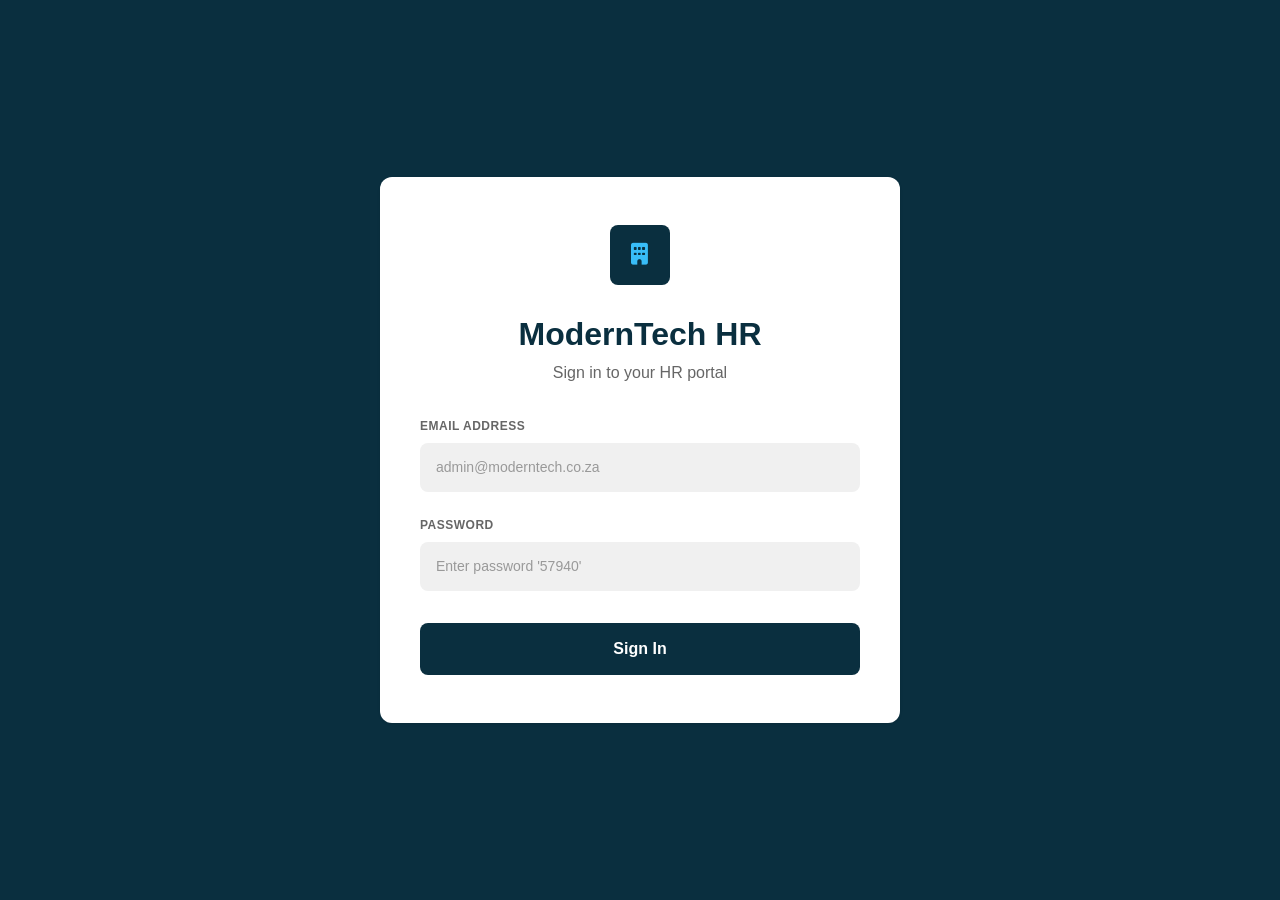
<file: index.html>
<!doctype html>
<html lang="en">
  <head>
    <meta charset="UTF-8" />
    <meta name="viewport" content="width=device-width, initial-scale=1.0" />
    <title>ModernTech HR - Sign In</title>
    <link
      href="https://cdn.jsdelivr.net/npm/bootstrap@5.3.0/dist/css/bootstrap.min.css"
      rel="stylesheet"
    />
    <link
      rel="stylesheet"
      href="https://cdnjs.cloudflare.com/ajax/libs/font-awesome/6.4.0/css/all.min.css"
    />
    <style>
      * {
        margin: 0;
        padding: 0;
        box-sizing: border-box;
      }

      body {
        font-family: "Inter", sans-serif;
        background: #0a2f3f;
        display: flex;
        justify-content: center;
        align-items: center;
        min-height: 100vh;
        padding: 16px;
      }

      .login-container {
        width: 100%;
        max-width: 520px;
        display: flex;
        justify-content: center;
        align-items: center;
      }

      .login-card {
        background: white;
        border-radius: 12px;
        padding: 48px 40px;
        box-shadow: 0 1px 3px rgba(0, 0, 0, 0.1);
        width: 100%;
        text-align: center;
      }

      .logo {
        width: 60px;
        height: 60px;
        background: #0a2f3f;
        color: white;
        display: flex;
        justify-content: center;
        align-items: center;
        border-radius: 8px;
        font-size: 24px;
        font-weight: 700;
        margin: 0 auto 24px;
        letter-spacing: 2px;
      }

      .logo {
        display: flex;
        gap: 10px;
        align-items: center;
        margin-bottom: 30px;
      }

      .logo-icon {
        font-size: 22px;
        color: #38bdf8;
      }

      .logo h2 {
        margin: 0;
        font-size: 18px;
        font-weight: 700;
        color: #e6f2f8;
      }

      .logo span {
        font-size: 12px;
        color: #b8d6e6;
        display: block;
      }

      .title {
        font-size: 32px;
        font-weight: 700;
        color: #0a2f3f;
        margin-bottom: 8px;
      }

      .subtitle {
        font-size: 16px;
        color: #666666;
        margin-bottom: 32px;
      }

      .form-group {
        margin-bottom: 24px;
        text-align: left;
      }

      .form-group label {
        display: block;
        font-size: 12px;
        font-weight: 600;
        text-transform: uppercase;
        color: #666666;
        margin-bottom: 8px;
        letter-spacing: 0.5px;
      }

      .form-group input {
        width: 100%;
        padding: 14px 16px;
        border: none;
        background: #f0f0f0;
        border-radius: 8px;
        font-size: 14px;
        color: #000000;
        transition: background 0.2s;
      }

      .form-group input::placeholder {
        color: #999999;
      }

      .form-group input:focus {
        outline: none;
        background: #e8e8e8;
      }

      .btn-signin {
        width: 100%;
        padding: 14px 16px;
        background: #0a2f3f;
        color: white;
        border: none;
        border-radius: 8px;
        font-size: 16px;
        font-weight: 600;
        cursor: pointer;
        transition: all 0.2s;
        margin-top: 8px;
      }

      .btn-signin:hover {
        background: #222222;
      }

      .btn-signin:active {
        background: #000000;
        transform: scale(0.98);
      }

      /* Responsive */
      @media (max-width: 600px) {
        .login-card {
          padding: 32px 24px;
        }

        .title {
          font-size: 24px;
        }

        .subtitle {
          font-size: 14px;
        }
      }
    </style>
  </head>

  <body>
    <div class="login-container">
      <div class="login-card">
        <div class="logo">
          <div class="logo-icon">
            <i class="fa-solid fa-building"></i>
          </div>
        </div>

        <h1 class="title">ModernTech HR</h1>
        <p class="subtitle">Sign in to your HR portal</p>

        <form id="loginForm">
          <div class="form-group">
            <label for="email">EMAIL ADDRESS</label>
            <input
              type="email"
              id="email"
              name="email"
              placeholder="admin@moderntech.co.za"
              required
            />
          </div>

          <div class="form-group">
            <label for="password">PASSWORD</label>
            <input
              type="password"
              id="password"
              name="password"
              placeholder="Enter password '57940'"
              required
            />
          </div>
          <button type="submit" class="btn-signin">Sign In</button>
        </form>
      </div>
    </div>

    <script>
      document.getElementById("loginForm").addEventListener("submit", (e) => {
        e.preventDefault();

        const email = document.getElementById("email").value;
        const password = document.getElementById("password").value;

        if (!email || !password) {
          alert("Please fill in all fields");
          return;
        }

        if (email === "admin@moderntech.co.za" && password === "57940") {
          localStorage.setItem("isLoggedIn", "true");
          localStorage.setItem("userEmail", email);
          window.location.href = "./employees.html";
        } else {
          alert("Invalid email or password");
          document.getElementById("password").value = "";
        }
      });
    </script>
  </body>
</html>
</file>
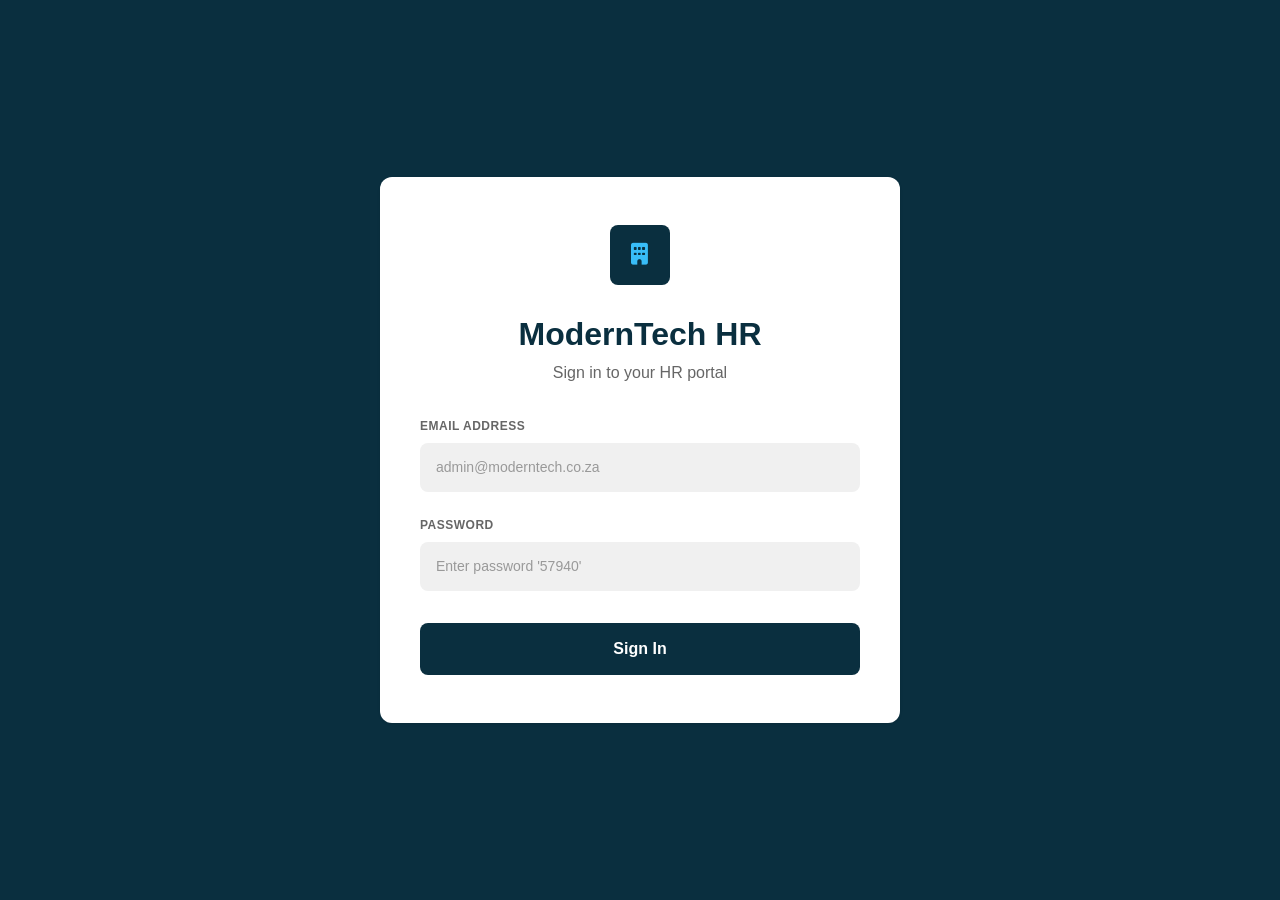
<file: employees.html>
<!doctype html>
<html lang="en">
  <head>
    <meta charset="UTF-8" />
    <meta name="viewport" content="width=device-width, initial-scale=1.0" />

    <title>ModernTech HR Management</title>

    <link
      href="https://cdn.jsdelivr.net/npm/bootstrap@5.3.0/dist/css/bootstrap.min.css"
      rel="stylesheet"
    />

    <link
      rel="stylesheet"
      href="https://cdnjs.cloudflare.com/ajax/libs/font-awesome/6.4.0/css/all.min.css"
    />

    <link rel="stylesheet" href="style.css" />
  </head>

  <body>
    <aside class="sidebar">
      <div class="mobile-header">
        <div class="logo">
          <div class="logo-icon">
            <i class="fa-solid fa-building"></i>
          </div>

          <div>
            <h2>ModernTech</h2>
            <span>HR Management</span>
          </div>
        </div>

        <nav>
          <a href="#" class="active">
            <i class="fa-solid fa-users"></i>
            <span>Employees Data</span>
          </a>

          <a href="./payroll.html">
            <i class="fa-solid fa-money-check-dollar"></i>
            <span>Payroll</span>
          </a>

          <a href="./leave.html">
            <i class="fa-solid fa-calendar-days"></i>
            <span>Time Off/Attendance</span>
          </a>

          <a href="./performance.html">
            <i class="fa-solid fa-chart-line"></i>
            <span>Performance</span>
          </a>
        </nav>
      </div>

      <div class="sidebar-footer">
        <div class="avatar">AU</div>
        <div>
          <h4>Admin User</h4>
          <p>HR Administrator</p>
        </div>

        <button class="logout-btn" onclick="logout()">
          <i class="fa-solid fa-right-from-bracket"></i>
        </button>
      </div>
    </aside>

    <main class="main">
      <div class="top-navbar">
        <div class="breadcrumb">
          <span>ModernTech</span>

          <span>/</span>

          <span>Employee Data</span>
        </div>

        <div class="admin-section">
          <div id="currentDate" class="admin-date"></div>
        </div>
      </div>

      <section class="hero-banner">
        <div class="hero-content">
          <div class="hero-text">
            <span class="hero-subtitle">
              MODERNTECH SOLUTIONS • HR MANAGEMENT
            </span>

            <h1>
              Smart HR Management

              <br />

              for ModernTech Solutions
            </h1>

            <p>
              Centralize employee records, automate payroll, manage attendance
              and streamline HR operations.
            </p>
          </div>

          <div class="hero-buttons">
            <button class="btn-primary" onclick="openAddModal()">
              Add Employee
            </button>
          </div>
        </div>
      </section>

      <div class="modal" id="addEmployeeModal">
        <div class="modal-card">
          <div class="modal-head">
            <h3>Add New Employee</h3>

            <button class="close" onclick="closeAddModal()">&times;</button>
          </div>

          <div class="modal-body">
            <div class="form-grid">
              <div class="form-group">
                <label>Full Name</label>

                <input
                  type="text"
                  id="employeeName"
                  placeholder="Enter employee name"
                />
              </div>

              <div class="form-group">
                <label>Email</label>

                <input
                  type="email"
                  id="employeeEmail"
                  placeholder="Enter email"
                />
              </div>

              <div class="form-group">
                <label>Position</label>

                <input type="text" id="employeePosition" />
              </div>

              <div class="form-group">
                <label>Department</label>

                <input type="text" id="employeeDepartment" />
              </div>

              <div class="form-group">
                <label>Hire Date</label>

                <input type="date" id="employeeHireDate" />
              </div>

              <div class="form-group">
                <label>Status</label>

                <select id="employeeStatus">
                  <option value="Present">Present</option>

                  <option value="Absent">Absent</option>
                </select>
              </div>

              <div class="form-group full-width">
                <label>Employee Photo</label>

                <input type="file" id="employeePhoto" />
              </div>
            </div>

            <button class="btn-primary full" onclick="saveEmployee()">
              Add Employee
            </button>
          </div>
        </div>
      </div>

      <div class="status-cards">
        <div class="status-card">
          <div class="status-label">TOTAL EMPLOYEES</div>
          <div class="status-number" id="totalCount">10</div>
        </div>

        <div class="status-card">
          <div class="status-label">PRESENT</div>
          <div class="status-number" id="presentCount">9</div>
        </div>

        <div class="status-card">
          <div class="status-label">ABSENT</div>
          <div class="status-number" id="absentCount">1</div>
        </div>
      </div>

      <div class="table-wrap">
        <div class="table-head">
          <div class="search-section">
            <input type="text" id="search" placeholder="Search employee..." />
          </div>

          <div class="filter-buttons" id="filterButtonsContainer">
            <button class="filter-btn active" data-filter="all">All</button>
          </div>
        </div>

        <table id="emTable">
          <thead>
            <tr>
              <th>#</th>

              <th>EMPLOYEE</th>

              <th>DEPARTMENT</th>

              <th>POSITION</th>

              <th>STATUS</th>

              <th>ACTIONS</th>
            </tr>
          </thead>

          <tbody>
            <!-- Employees are inserted by JavaScript -->
          </tbody>
        </table>
      </div>
    </main>

    <div id="profileModal" class="modal">
      <div class="modal-card profile-card">
        <header class="modal-head">
          <div class="profile-header">
            <img id="mAvatar" src="" alt="Employee Photo" />

            <div>
              <h2 id="mName"></h2>

              <p id="mPosition"></p>
            </div>
          </div>

          <button id="closeBtn" class="close">&times;</button>
        </header>

        <div class="modal-body">
          <!-- STATUS TAGS -->

          <div id="mTags" class="tags"></div>

          <div class="stats">
            <div class="stat-card">
              <span id="mAtt" class="num"> </span>

              <span class="lbl"> Attendance </span>
            </div>

            <div class="stat-card">
              <span id="mPending" class="num"> 1 </span>

              <span class="lbl"> Pending Requests </span>
            </div>

            <div class="stat-card">
              <span id="mRating" class="num"> 4.8 </span>

              <span class="lbl"> Performance </span>
            </div>
          </div>

          <div id="mInfo" class="info-grid"></div>

          <button
            class="btn-primary full"
            onclick="window.location.href = 'leave.html'"
          >
            View Attendance & Requests
          </button>
        </div>
      </div>
    </div>

    <div id="editEmployeeModal" class="modal">
      <div class="modal-card">
        <div class="modal-head">
          <h3>Edit Employee</h3>

          <button class="close" onclick="closeEditModal()">&times;</button>
        </div>

        <div class="modal-body">
          <div class="form-grid">
            <div class="form-group">
              <label>Full Name</label>

              <input type="text" id="editName" />
            </div>

            <div class="form-group">
              <label>Email</label>

              <input type="email" id="editEmail" />
            </div>

            <div class="form-group">
              <label>Position</label>

              <input type="text" id="editPosition" />
            </div>

            <div class="form-group">
              <label>Department</label>

              <input type="text" id="editDepartment" />
            </div>

            <div class="form-group">
              <label>Hire Date</label>

              <input type="date" id="editHireDate" />
            </div>

            <div class="form-group">
              <label>Status</label>

              <select id="editStatus">
                <option value="Present">Present</option>

                <option value="Absent">Absent</option>
              </select>
            </div>

            <div class="form-group">
              <label>Salary</label>

              <input type="number" id="editSalary" placeholder="Salary" />
            </div>

            <div class="form-group full-width">
              <label>Employment History</label>

              <textarea
                id="editHistory"
                rows="4"
                placeholder="Employment history..."
              ></textarea>
            </div>
          </div>

          <button class="btn-primary full" onclick="updateEmployee()">
            Save Changes
          </button>
        </div>
      </div>
    </div>

    <script src="script.js"></script>
  </body>
</html>
</file>
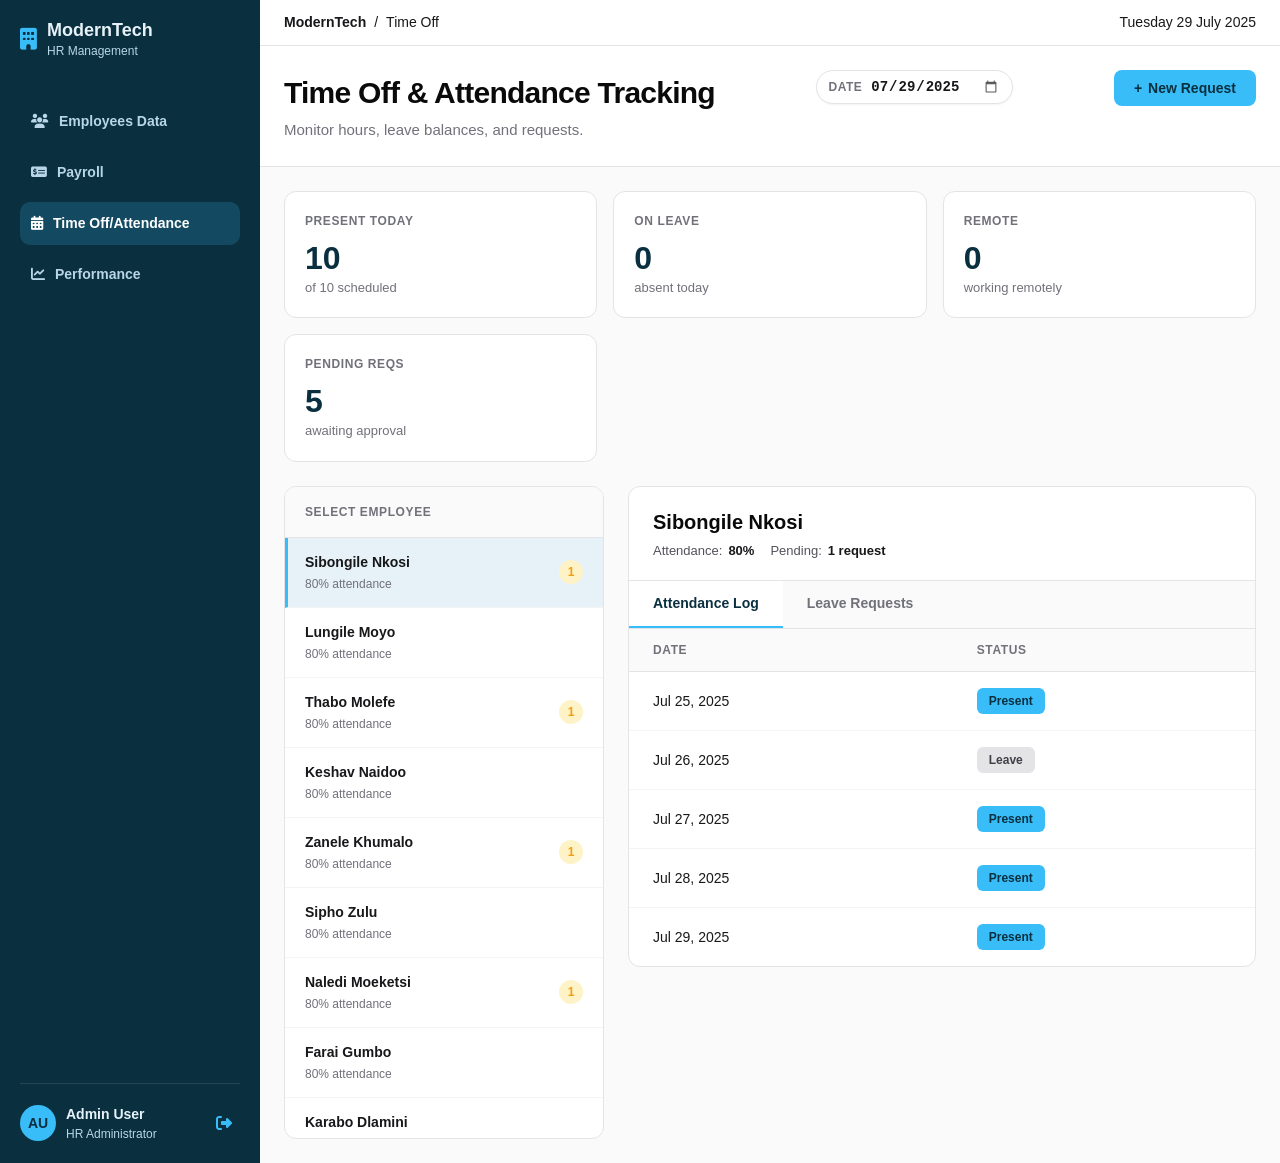
<file: leave.html>
<!doctype html>
<html lang="en">
  <head>
    <meta charset="UTF-8" />
    <meta name="viewport" content="width=device-width, initial-scale=1.0" />
    <title>ModernTech - Time Off & Attendance</title>
    <link
      rel="stylesheet"
      href="https://cdnjs.cloudflare.com/ajax/libs/font-awesome/6.5.1/css/all.min.css"
    />
    <style>
      :root {
        --black: #0a0a0a;
        --gray-50: #fafafa;
        --gray-100: #f4f4f5;
        --gray-200: #e4e4e7;
        --gray-300: #d4d4d8;
        --gray-400: #a1a1aa;
        --gray-500: #71717a;
        --gray-600: #52525b;
        --gray-700: #3f3f46;
        --gray-900: #18181b;
        --green: #10b981;
        --green-bg: #d1fae5;
        --red: #ef4444;
        --red-bg: #fee2e2;
        --amber: #f59e0b;
        --amber-bg: #fef3c7;
        --blue: #3b82f6;
        --blue-bg: #dbeafe;
        --shadow-sm: 0 1px 2px 0 rgba(0, 0, 0, 0.05);
        --shadow:
          0 1px 3px 0 rgba(0, 0, 0, 0.1), 0 1px 2px -1px rgba(0, 0, 0, 0.1);
        --shadow-md:
          0 4px 6px -1px rgba(0, 0, 0, 0.1), 0 2px 4px -2px rgba(0, 0, 0, 0.1);
        --radius: 12px;
        --radius-sm: 8px;
        --sidebar-bg: #0a2f3f;
        --sidebar-hover: #134a61;
        --sidebar-text: #e6f2f8;
        --sidebar-muted: #b8d6e6;
        --accent: #38bdf8;
      }

      * {
        margin: 0;
        padding: 0;
        box-sizing: border-box;
      }

      body {
        font-family:
          -apple-system, BlinkMacSystemFont, "Segoe UI", Roboto, "Inter",
          sans-serif;
        background: var(--gray-50);
        color: var(--gray-900);
        line-height: 1.5;
        -webkit-font-smoothing: antialiased;
      }

      .app-container {
        min-height: 100vh;
        display: flex;
      }

      /* Sidebar Navbar */
      .sidebar {
        width: 260px;
        background: var(--sidebar-bg);
        color: var(--sidebar-text);
        padding: 20px;
        display: flex;
        flex-direction: column;
        flex-shrink: 0;
      }

      .logo {
        display: flex;
        gap: 10px;
        align-items: center;
        margin-bottom: 30px;
      }

      .logo-icon {
        font-size: 22px;
        color: var(--accent);
      }

      .logo h2 {
        font-size: 1.125rem;
        font-weight: 700;
        line-height: 1.2;
      }

      .logo span {
        font-size: 0.75rem;
        color: var(--sidebar-muted);
        display: block;
      }

      .sidebar nav {
        display: flex;
        flex-direction: column;
        gap: 8px;
        margin-top: 10px;
      }

      .sidebar nav a {
        display: flex;
        align-items: center;
        gap: 10px;
        padding: 11px;
        color: var(--sidebar-muted);
        text-decoration: none;
        border-radius: 10px;
        transition: 0.2s;
        font-weight: 600;
        font-size: 0.875rem;
      }

      .sidebar nav a:hover,
      .sidebar nav a.active {
        background: var(--sidebar-hover);
        color: #ffffff;
      }

      .sidebar-footer {
        display: flex;
        align-items: center;
        gap: 10px;
        margin-top: auto;
        font-size: 14px;
        padding-top: 20px;
        border-top: 1px solid rgba(255, 255, 255, 0.1);
      }

      .avatar {
        width: 36px;
        height: 36px;
        border-radius: 50%;
        background: var(--accent);
        display: flex;
        align-items: center;
        justify-content: center;
        font-weight: 700;
        font-size: 0.875rem;
        color: var(--sidebar-bg);
      }

      .sidebar-footer h4 {
        font-size: 0.875rem;
        font-weight: 600;
      }

      .sidebar-footer p {
        font-size: 0.75rem;
        color: var(--sidebar-muted);
      }

      /* Main Content Area */
      .main-content {
        flex: 1;
        display: flex;
        flex-direction: column;
        min-width: 0;
      }

      /* Top Bar */
      .top-bar {
        background: white;
        border-bottom: 1px solid var(--gray-200);
        padding: 12px 24px;
        display: flex;
        justify-content: space-between;
        align-items: center;
      }

      .breadcrumb {
        display: flex;
        align-items: center;
        gap: 8px;
        font-size: 0.875rem;
        color: var(--gray-500);
      }

      .breadcrumb-separator {
        color: var(--gray-400);
      }

      .date-display {
        font-size: 0.875rem;
        color: var(--gray-600);
        font-weight: 500;
      }

      .date-selector {
        display: flex;
        align-items: center;
        gap: 8px;
        background: white;
        border: 1px solid var(--gray-200);
        border-radius: 999px;
        padding: 7px 12px;
        box-shadow: var(--shadow-sm);
      }

      .date-selector label {
        font-size: 0.75rem;
        font-weight: 700;
        text-transform: uppercase;
        letter-spacing: 0.04em;
        color: var(--gray-500);
      }

      .date-selector input {
        border: none;
        background: transparent;
        color: var(--gray-900);
        font-size: 0.875rem;
        font-weight: 600;
        outline: none;
        cursor: pointer;
        min-width: 130px;
      }

      .date-selector input::-webkit-calendar-picker-indicator {
        cursor: pointer;
        filter: invert(0.35);
      }

      .main-header {
        background: white;
        padding: 24px;
        border-bottom: 1px solid var(--gray-200);
      }

      .header-content {
        max-width: 1400px;
        margin: 0 auto;
        display: flex;
        justify-content: space-between;
        align-items: flex-start;
        gap: 16px;
        flex-wrap: wrap;
      }

      .header-text h1 {
        font-size: 1.875rem;
        font-weight: 700;
        color: var(--black);
        margin-bottom: 4px;
        letter-spacing: -0.025em;
      }

      .header-text p {
        font-size: 0.9375rem;
        color: var(--gray-500);
      }

      .btn-primary {
        background: var(--accent);
        color: var(--sidebar-bg);
        border: none;
        padding: 10px 20px;
        border-radius: var(--radius-sm);
        font-size: 0.875rem;
        font-weight: 600;
        cursor: pointer;
        transition: all 0.2s ease;
        display: inline-flex;
        align-items: center;
        gap: 6px;
        white-space: nowrap;
      }

      .btn-primary:hover {
        background: var(--sidebar-hover);
        transform: translateY(-1px);
        box-shadow: var(--shadow-md);
        color: white;
      }

      .btn-primary:active {
        transform: translateY(0);
      }

      .modal-backdrop {
        position: fixed;
        inset: 0;
        background: rgba(10, 15, 24, 0.5);
        display: flex;
        align-items: center;
        justify-content: center;
        padding: 20px;
        z-index: 1000;
      }

      .modal {
        width: min(100%, 560px);
        background: white;
        border-radius: var(--radius);
        box-shadow: var(--shadow-md);
        overflow: hidden;
      }

      .modal-header {
        display: flex;
        justify-content: space-between;
        align-items: center;
        padding: 20px 24px;
        border-bottom: 1px solid var(--gray-200);
      }

      .modal-header h3 {
        font-size: 1.125rem;
        font-weight: 700;
        color: var(--gray-900);
      }

      .modal-close {
        border: none;
        background: transparent;
        color: var(--gray-500);
        font-size: 1.125rem;
        cursor: pointer;
      }

      .modal-close:hover {
        color: var(--gray-700);
      }

      .modal-body {
        padding: 20px 24px 24px;
      }

      .form-group {
        margin-bottom: 14px;
      }

      .form-label {
        display: block;
        font-size: 0.8125rem;
        font-weight: 600;
        color: var(--gray-700);
        margin-bottom: 6px;
      }

      .form-control {
        width: 100%;
        border: 1px solid var(--gray-300);
        border-radius: var(--radius-sm);
        padding: 10px 12px;
        font-size: 0.875rem;
        color: var(--gray-900);
        background: white;
        outline: none;
      }

      .form-control:focus {
        border-color: var(--accent);
        box-shadow: 0 0 0 3px rgba(56, 189, 248, 0.16);
      }

      .form-row {
        display: grid;
        grid-template-columns: 1fr 1fr;
        gap: 12px;
      }

      .modal-actions {
        display: flex;
        gap: 10px;
        justify-content: flex-end;
        margin-top: 18px;
      }

      .btn-secondary {
        background: white;
        color: var(--gray-700);
        border: 1px solid var(--gray-300);
        padding: 10px 16px;
        border-radius: var(--radius-sm);
        font-size: 0.875rem;
        font-weight: 600;
        cursor: pointer;
      }

      .btn-secondary:hover {
        background: var(--gray-50);
      }

      .hidden {
        display: none;
      }

      /* Summary Cards */
      .content-wrapper {
        max-width: 1400px;
        margin: 0 auto;
        padding: 24px;
        width: 100%;
        flex: 1;
      }

      .summary-grid {
        display: grid;
        grid-template-columns: repeat(auto-fit, minmax(240px, 1fr));
        gap: 16px;
        margin-bottom: 24px;
      }

      .summary-card {
        background: white;
        padding: 20px;
        border-radius: var(--radius);
        border: 1px solid var(--gray-200);
        transition: all 0.2s ease;
      }

      .summary-card:hover {
        box-shadow: var(--shadow-md);
        border-color: var(--gray-300);
      }

      .summary-label {
        font-size: 0.75rem;
        font-weight: 600;
        text-transform: uppercase;
        letter-spacing: 0.05em;
        color: var(--gray-500);
        margin-bottom: 12px;
      }

      .summary-value {
        font-size: 2rem;
        font-weight: 700;
        color: var(--sidebar-bg);
        line-height: 1;
        margin-bottom: 4px;
      }

      .summary-subtext {
        font-size: 0.8125rem;
        color: var(--gray-500);
      }

      /* Dashboard Layout */
      .dashboard-layout {
        display: grid;
        grid-template-columns: 320px 1fr;
        gap: 24px;
        align-items: start;
      }

      /* Employee Sidebar */
      .employee-sidebar {
        background: white;
        border-radius: var(--radius);
        border: 1px solid var(--gray-200);
        overflow: hidden;
      }

      .employee-sidebar-header {
        padding: 16px 20px;
        border-bottom: 1px solid var(--gray-200);
        background: var(--gray-50);
      }

      .employee-sidebar-header h3 {
        font-size: 0.75rem;
        font-weight: 700;
        text-transform: uppercase;
        letter-spacing: 0.05em;
        color: var(--gray-500);
      }

      .employee-list {
        max-height: 600px;
        overflow-y: auto;
      }

      .employee-item {
        padding: 14px 20px;
        border-bottom: 1px solid var(--gray-100);
        cursor: pointer;
        transition: all 0.15s ease;
        display: flex;
        justify-content: space-between;
        align-items: center;
        gap: 12px;
      }

      .employee-item:last-child {
        border-bottom: none;
      }

      .employee-item:hover {
        background: var(--gray-50);
      }

      .employee-item.active {
        background: #e6f2f8;
        border-left: 3px solid var(--accent);
        padding-left: 17px;
      }

      .employee-info {
        flex: 1;
        min-width: 0;
      }

      .employee-name {
        font-size: 0.875rem;
        font-weight: 600;
        color: var(--gray-900);
        margin-bottom: 2px;
        overflow: hidden;
        text-overflow: ellipsis;
        white-space: nowrap;
      }

      .employee-stat {
        font-size: 0.75rem;
        color: var(--gray-500);
      }

      .badge {
        display: inline-flex;
        align-items: center;
        justify-content: center;
        min-width: 24px;
        height: 24px;
        padding: 0 8px;
        border-radius: 12px;
        font-size: 0.75rem;
        font-weight: 600;
        line-height: 1;
      }

      .badge-pending {
        background: var(--amber-bg);
        color: var(--amber);
      }

      /* Main Panel */
      .main-panel {
        background: white;
        border-radius: var(--radius);
        border: 1px solid var(--gray-200);
        overflow: hidden;
      }

      .panel-header {
        padding: 20px 24px;
        border-bottom: 1px solid var(--gray-200);
        display: flex;
        justify-content: space-between;
        align-items: center;
        flex-wrap: wrap;
        gap: 12px;
      }

      .panel-employee-info h2 {
        font-size: 1.25rem;
        font-weight: 700;
        color: var(--black);
        margin-bottom: 4px;
      }

      .panel-employee-stats {
        display: flex;
        gap: 16px;
        flex-wrap: wrap;
        font-size: 0.8125rem;
        color: var(--gray-600);
      }

      .stat-item {
        display: flex;
        align-items: center;
        gap: 6px;
      }

      .stat-value {
        font-weight: 600;
        color: var(--gray-900);
      }

      /* Tabs */
      .tabs {
        display: flex;
        border-bottom: 1px solid var(--gray-200);
        background: var(--gray-50);
      }

      .tab {
        padding: 12px 24px;
        font-size: 0.875rem;
        font-weight: 600;
        color: var(--gray-500);
        cursor: pointer;
        border-bottom: 2px solid transparent;
        transition: all 0.15s ease;
        white-space: nowrap;
      }

      .tab:hover {
        color: var(--gray-900);
        background: white;
      }

      .tab.active {
        color: var(--sidebar-bg);
        border-bottom-color: var(--accent);
        background: white;
      }

      .tab-content {
        display: none;
        padding: 0;
      }

      .tab-content.active {
        display: block;
      }

      /* Tables */
      .table-wrapper {
        overflow-x: auto;
      }

      table {
        width: 100%;
        border-collapse: collapse;
      }

      thead {
        background: var(--gray-50);
        border-bottom: 1px solid var(--gray-200);
      }

      th {
        padding: 12px 24px;
        text-align: left;
        font-size: 0.75rem;
        font-weight: 600;
        text-transform: uppercase;
        letter-spacing: 0.05em;
        color: var(--gray-500);
      }

      td {
        padding: 16px 24px;
        border-bottom: 1px solid var(--gray-100);
        font-size: 0.875rem;
        color: var(--gray-900);
      }

      tbody tr:last-child td {
        border-bottom: none;
      }

      tbody tr:hover {
        background: var(--gray-50);
      }

      .status-badge {
        display: inline-flex;
        align-items: center;
        padding: 4px 12px;
        border-radius: 6px;
        font-size: 0.75rem;
        font-weight: 600;
        text-transform: capitalize;
      }

      .status-present {
        background: var(--accent);
        color: var(--sidebar-bg);
      }

      .status-leave {
        background: var(--gray-200);
        color: var(--gray-700);
      }

      .status-approved {
        background: var(--green-bg);
        color: var(--green);
      }

      .status-pending {
        background: var(--amber-bg);
        color: var(--amber);
      }

      .status-denied {
        background: var(--red-bg);
        color: var(--red);
      }

      .request-actions {
        display: flex;
        gap: 8px;
        margin-top: 8px;
        flex-wrap: wrap;
      }

      .btn-action {
        border: none;
        padding: 6px 10px;
        border-radius: 999px;
        font-size: 0.75rem;
        font-weight: 600;
        cursor: pointer;
        transition: all 0.2s ease;
      }

      .btn-approve {
        background: var(--green-bg);
        color: var(--green);
      }

      .btn-approve:hover {
        background: var(--green);
        color: white;
      }

      .btn-deny {
        background: var(--red-bg);
        color: var(--red);
      }

      .btn-deny:hover {
        background: var(--red);
        color: white;
      }

      .logout-btn {
        margin-left: auto;
        background: none;
        border: none;
        color: var(--accent);
        cursor: pointer;
        font-size: 16px;
        transition: color 0.2s;
        padding: 4px 8px;
        flex-shrink: 0;
        text-decoration: none;
        display: inline-flex;
        align-items: center;
        justify-content: center;
      }

      .logout-btn:hover {
        color: #ffffff;
      }

      .logout-link-mobile {
        display: none;
        align-items: center;
        gap: 6px;
        padding: 8px 12px;
        border-radius: 999px;
        background: var(--gray-50);
        border: 1px solid var(--gray-200);
        color: var(--gray-700);
        text-decoration: none;
        font-size: 0.8125rem;
        font-weight: 600;
      }

      .logout-link-mobile:hover {
        background: var(--gray-100);
        color: var(--gray-900);
      }

      .logout-link-mobile-nav {
        display: none;
        align-items: center;
        gap: 6px;
        justify-content: center;
        padding: 10px 12px;
        border-radius: 999px;
        background: rgba(255, 255, 255, 0.08);
        color: var(--sidebar-muted);
        text-decoration: none;
        font-size: 0.8125rem;
        font-weight: 600;
      }

      @media (min-width: 769px) {
        .logout-link-mobile-nav {
          display: none !important;
        }
      }

      .logout-link-mobile-nav:hover {
        background: #ffffff;
        color: var(--sidebar-bg);
      }

      .top-navbar {
        display: flex;
        justify-content: space-between;
        align-items: center;
        margin-bottom: 25px;
      }

      .breadcrumb {
        display: flex;
        gap: 8px;
        font-size: 14px;
        color: var(--muted);
      }

      .breadcrumb span:first-child {
        color: var(--text);
        font-weight: 600;
      }

      .admin-section {
        display: flex;
        align-items: center;
        gap: 18px;
      }

      .admin-date {
        color: var(--muted);
        font-size: 14px;
      }

      /* Responsive */
      @media (max-width: 1024px) {
        .dashboard-layout {
          grid-template-columns: 280px 1fr;
          gap: 16px;
        }
      }

      @media (max-width: 768px) {
        .app-container {
          flex-direction: column;
        }

        .sidebar {
          width: 100%;
          height: auto;
          position: relative;
          padding: 15px;
        }

        .logo {
          margin-bottom: 15px;
        }

        .sidebar nav {
          display: flex;
          flex-direction: row;
          flex-wrap: wrap;
          justify-content: center;
        }

        .sidebar nav a {
          flex: 1 1 160px;
          justify-content: center;
        }

        .logout-link-mobile-nav {
          display: inline-flex;
          flex: 1 1 160px;
        }

        .sidebar-footer {
          display: none;
        }
      }

      @media (max-width: 480px) {
        .sidebar {
          padding: 10px;
        }

        .logo {
          justify-content: center;
          margin-bottom: 12px;
        }

        .logo h2 {
          font-size: 20px;
        }

        .logo span {
          font-size: 12px;
        }

        .logo-icon {
          font-size: 20px;
        }

        .sidebar nav {
          display: grid;
          grid-template-columns: repeat(4, 1fr);
          gap: 6px;
          width: 100%;
        }

        .sidebar nav a {
          flex: none;
          justify-content: center;
          align-items: center;
          padding: 10px 4px;
          font-size: 11px;
          text-align: center;
        }

        .sidebar nav a i {
          display: block;
          font-size: 18px;
          margin-bottom: 4px;
        }

        .logout-link-mobile-nav {
          padding: 10px 4px;
          font-size: 11px;
        }
      }

      /* Scrollbar */
      .employee-list::-webkit-scrollbar {
        width: 6px;
      }

      .employee-list::-webkit-scrollbar-track {
        background: var(--gray-100);
      }

      .employee-list::-webkit-scrollbar-thumb {
        background: var(--gray-300);
        border-radius: 3px;
      }

      .employee-list::-webkit-scrollbar-thumb:hover {
        background: var(--gray-400);
      }
    </style>
  </head>
  <body>
    <div class="app-container">
      <aside class="sidebar">
        <div class="logo">
          <div class="logo-icon">
            <i class="fa-solid fa-building"></i>
          </div>
          <div>
            <h2>ModernTech</h2>
            <span>HR Management</span>
          </div>
        </div>

        <nav>
          <a href="./employees.html">
            <i class="fa-solid fa-users"></i>
            <span>Employees Data</span>
          </a>
          <a href="./payroll.html">
            <i class="fa-solid fa-money-check-dollar"></i>
            <span>Payroll</span>
          </a>
          <a href="#" class="active">
            <i class="fa-solid fa-calendar-days"></i>
            <span>Time Off/Attendance</span>
          </a>
          <a href="./performance.html">
            <i class="fa-solid fa-chart-line"></i>
            <span>Performance</span>
          </a>
          <a href="./index.html" class="logout-link-mobile-nav">
            <i class="fa-solid fa-sign-out-alt"></i>
            <span>Logout</span>
          </a>
        </nav>

        <div class="sidebar-footer">
          <div class="avatar">AU</div>
          <div>
            <h4>Admin User</h4>
            <p>HR Administrator</p>
          </div>
          <a href="./index.html" class="logout-btn" title="Logout">
            <i class="fa-solid fa-sign-out-alt"></i>
          </a>
        </div>
      </aside>

      <div class="main-content">
        <div class="top-bar">
          <div class="breadcrumb">
            <span>ModernTech</span>
            <span>/</span>
            <span>Time Off</span>
          </div>
          <div class="admin-section">
            <a href="./index.html" class="logout-link-mobile" title="Logout">
              <i class="fa-solid fa-sign-out-alt"></i>
              <span>Logout</span>
            </a>

            <div class="admin-date" id="currentDate"></div>
          </div>
        </div>

        <header class="main-header">
          <div class="header-content">
            <div class="header-text">
              <h1>Time Off & Attendance Tracking</h1>
              <p>Monitor hours, leave balances, and requests.</p>
            </div>
            <div class="date-selector">
              <label for="daySelector">Date</label>
              <input type="date" id="daySelector" />
            </div>
            <button class="btn-primary" id="newRequestBtn" type="button">
              <span>+</span>
              <span>New Request</span>
            </button>
          </div>
        </header>

        <div class="content-wrapper">
          <div class="summary-grid" id="summaryCards"></div>

          <div class="dashboard-layout">
            <aside class="employee-sidebar">
              <div class="employee-sidebar-header">
                <h3>Select Employee</h3>
              </div>
              <div class="employee-list" id="employeeList"></div>
            </aside>

            <main class="main-panel">
              <div class="panel-header">
                <div class="panel-employee-info">
                  <h2 id="selectedEmployeeName">-</h2>
                  <div
                    class="panel-employee-stats"
                    id="selectedEmployeeStats"
                  ></div>
                </div>
              </div>

              <div class="tabs">
                <div class="tab active" data-tab="attendance">
                  Attendance Log
                </div>
                <div class="tab" data-tab="leave">Leave Requests</div>
              </div>

              <div class="tab-content active" id="attendanceTab">
                <div class="table-wrapper">
                  <table>
                    <thead>
                      <tr>
                        <th>Date</th>
                        <th>Status</th>
                      </tr>
                    </thead>
                    <tbody id="attendanceTableBody"></tbody>
                  </table>
                </div>
              </div>

              <div class="tab-content" id="leaveTab">
                <div class="table-wrapper">
                  <table>
                    <thead>
                      <tr>
                        <th>Date</th>
                        <th>Reason</th>
                        <th>Status</th>
                      </tr>
                    </thead>
                    <tbody id="leaveTableBody"></tbody>
                  </table>
                </div>
              </div>
            </main>
          </div>
        </div>
      </div>
    </div>

    <div class="modal-backdrop hidden" id="requestModal">
      <div
        class="modal"
        role="dialog"
        aria-modal="true"
        aria-labelledby="requestModalTitle"
      >
        <div class="modal-header">
          <h3 id="requestModalTitle">New Leave Request</h3>
          <button
            class="modal-close"
            id="closeModal"
            type="button"
            aria-label="Close"
          >
            <i class="fa-solid fa-xmark"></i>
          </button>
        </div>
        <div class="modal-body">
          <form id="leaveRequestForm">
            <div class="form-group">
              <label class="form-label" for="employeeSelect">Employee</label>
              <select class="form-control" id="employeeSelect" required>
                <option value="">Select employee</option>
              </select>
            </div>

            <div class="form-group">
              <label class="form-label" for="leaveType">Leave Type</label>
              <select class="form-control" id="leaveType" required>
                <option value="">Select type</option>
                <option value="Annual">Annual Leave</option>
                <option value="Sick Leave">Sick Leave</option>
                <option value="Personal">Personal Leave</option>
                <option value="Remote">Remote Work</option>
              </select>
            </div>

            <div class="form-row">
              <div class="form-group">
                <label class="form-label" for="startDate">Start Date</label>
                <input
                  class="form-control"
                  type="date"
                  id="startDate"
                  required
                />
              </div>
              <div class="form-group">
                <label class="form-label" for="endDate">End Date</label>
                <input class="form-control" type="date" id="endDate" required />
              </div>
            </div>

            <div class="form-group">
              <label class="form-label" for="reason">Reason</label>
              <textarea
                class="form-control"
                id="reason"
                rows="3"
                required
                placeholder="Brief description..."
              ></textarea>
            </div>

            <div class="modal-actions">
              <button class="btn-secondary" type="button" id="cancelBtn">
                Cancel
              </button>
              <button class="btn-primary" type="submit">Submit Request</button>
            </div>
          </form>
        </div>
      </div>
    </div>

    <script>
      const data = {
        attendanceAndLeave: [
          {
            employeeId: 1,
            name: "Sibongile Nkosi",
            attendance: [
              { date: "2025-07-25", status: "Present" },
              { date: "2025-07-26", status: "Absent" },
              { date: "2025-07-27", status: "Present" },
              { date: "2025-07-28", status: "Present" },
              { date: "2025-07-29", status: "Present" },
            ],
            leaveRequests: [
              { date: "2025-07-22", reason: "Sick Leave", status: "Approved" },
              { date: "2024-12-01", reason: "Personal", status: "Pending" },
            ],
          },
          {
            employeeId: 2,
            name: "Lungile Moyo",
            attendance: [
              { date: "2025-07-25", status: "Present" },
              { date: "2025-07-26", status: "Present" },
              { date: "2025-07-27", status: "Absent" },
              { date: "2025-07-28", status: "Present" },
              { date: "2025-07-29", status: "Present" },
            ],
            leaveRequests: [
              {
                date: "2025-07-15",
                reason: "Family Responsibility",
                status: "Denied",
              },
              { date: "2024-12-02", reason: "Vacation", status: "Approved" },
            ],
          },
          {
            employeeId: 3,
            name: "Thabo Molefe",
            attendance: [
              { date: "2025-07-25", status: "Present" },
              { date: "2025-07-26", status: "Present" },
              { date: "2025-07-27", status: "Present" },
              { date: "2025-07-28", status: "Absent" },
              { date: "2025-07-29", status: "Present" },
            ],
            leaveRequests: [
              {
                date: "2025-07-10",
                reason: "Medical Appointment",
                status: "Approved",
              },
              { date: "2024-12-05", reason: "Personal", status: "Pending" },
            ],
          },
          {
            employeeId: 4,
            name: "Keshav Naidoo",
            attendance: [
              { date: "2025-07-25", status: "Absent" },
              { date: "2025-07-26", status: "Present" },
              { date: "2025-07-27", status: "Present" },
              { date: "2025-07-28", status: "Present" },
              { date: "2025-07-29", status: "Present" },
            ],
            leaveRequests: [
              { date: "2025-07-20", reason: "Bereavement", status: "Approved" },
            ],
          },
          {
            employeeId: 5,
            name: "Zanele Khumalo",
            attendance: [
              { date: "2025-07-25", status: "Present" },
              { date: "2025-07-26", status: "Present" },
              { date: "2025-07-27", status: "Absent" },
              { date: "2025-07-28", status: "Present" },
              { date: "2025-07-29", status: "Present" },
            ],
            leaveRequests: [
              { date: "2024-12-01", reason: "Childcare", status: "Pending" },
            ],
          },
          {
            employeeId: 6,
            name: "Sipho Zulu",
            attendance: [
              { date: "2025-07-25", status: "Present" },
              { date: "2025-07-26", status: "Present" },
              { date: "2025-07-27", status: "Absent" },
              { date: "2025-07-28", status: "Present" },
              { date: "2025-07-29", status: "Present" },
            ],
            leaveRequests: [
              { date: "2025-07-18", reason: "Sick Leave", status: "Approved" },
            ],
          },
          {
            employeeId: 7,
            name: "Naledi Moeketsi",
            attendance: [
              { date: "2025-07-25", status: "Present" },
              { date: "2025-07-26", status: "Present" },
              { date: "2025-07-27", status: "Present" },
              { date: "2025-07-28", status: "Absent" },
              { date: "2025-07-29", status: "Present" },
            ],
            leaveRequests: [
              { date: "2025-07-22", reason: "Vacation", status: "Pending" },
            ],
          },
          {
            employeeId: 8,
            name: "Farai Gumbo",
            attendance: [
              { date: "2025-07-25", status: "Present" },
              { date: "2025-07-26", status: "Absent" },
              { date: "2025-07-27", status: "Present" },
              { date: "2025-07-28", status: "Present" },
              { date: "2025-07-29", status: "Present" },
            ],
            leaveRequests: [
              {
                date: "2024-12-02",
                reason: "Medical Appointment",
                status: "Approved",
              },
            ],
          },
          {
            employeeId: 9,
            name: "Karabo Dlamini",
            attendance: [
              { date: "2025-07-25", status: "Present" },
              { date: "2025-07-26", status: "Present" },
              { date: "2025-07-27", status: "Present" },
              { date: "2025-07-28", status: "Absent" },
              { date: "2025-07-29", status: "Present" },
            ],
            leaveRequests: [
              { date: "2025-07-19", reason: "Childcare", status: "Denied" },
            ],
          },
          {
            employeeId: 10,
            name: "Fatima Patel",
            attendance: [
              { date: "2025-07-25", status: "Present" },
              { date: "2025-07-26", status: "Present" },
              { date: "2025-07-27", status: "Absent" },
              { date: "2025-07-28", status: "Present" },
              { date: "2025-07-29", status: "Present" },
            ],
            leaveRequests: [
              { date: "2024-12-03", reason: "Vacation", status: "Pending" },
            ],
          },
        ],
      };

      const reportDates = [
        "2025-07-25",
        "2025-07-26",
        "2025-07-27",
        "2025-07-28",
        "2025-07-29",
      ];
      const todayDate = "2025-07-29";
      let selectedEmployeeId = 1;
      let activeTab = "attendance";
      let selectedDay = todayDate;
      let newRequestBtn;
      let requestModal;
      let closeModal;
      let cancelBtn;
      let leaveRequestForm;
      let employeeSelect;
      let leaveType;
      let startDate;
      let endDate;
      let reason;

      function formatDate(dateStr) {
        const date = new Date(dateStr + "T00:00:00");
        return date.toLocaleDateString("en-US", {
          month: "short",
          day: "numeric",
          year: "numeric",
        });
      }

      function calculateAttendancePercent(employee) {
        const present = employee.attendance.filter(
          (a) => reportDates.includes(a.date) && a.status === "Present",
        ).length;
        return Math.round((present / reportDates.length) * 100);
      }

      function getPendingCount(employee) {
        return employee.leaveRequests.filter((req) => req.status === "Pending")
          .length;
      }

      function calculateSummary() {
        const totalEmployees = data.attendanceAndLeave.length;
        const presentToday = data.attendanceAndLeave.filter((emp) =>
          emp.attendance.find(
            (a) => a.date === selectedDay && a.status === "Present",
          ),
        ).length;
        const onLeaveToday = data.attendanceAndLeave.filter((emp) =>
          emp.attendance.find(
            (a) => a.date === selectedDay && a.status === "Absent",
          ),
        ).length;
        const remote = 0;
        const pendingReqs = data.attendanceAndLeave.reduce(
          (sum, emp) => sum + getPendingCount(emp),
          0,
        );

        return {
          totalEmployees,
          presentToday,
          onLeaveToday,
          remote,
          pendingReqs,
        };
      }

      function renderSummaryCards() {
        const summary = calculateSummary();
        const html = `
            <div class="summary-card">
                <div class="summary-label">Present Today</div>
                <div class="summary-value">${summary.presentToday}</div>
                <div class="summary-subtext">of ${summary.totalEmployees} scheduled</div>
            </div>
            <div class="summary-card">
                <div class="summary-label">On Leave</div>
                <div class="summary-value">${summary.onLeaveToday}</div>
                <div class="summary-subtext">absent today</div>
            </div>
            <div class="summary-card">
                <div class="summary-label">Remote</div>
                <div class="summary-value">${summary.remote}</div>
                <div class="summary-subtext">working remotely</div>
            </div>
            <div class="summary-card">
                <div class="summary-label">Pending Reqs</div>
                <div class="summary-value">${summary.pendingReqs}</div>
                <div class="summary-subtext">awaiting approval</div>
            </div>
        `;
        document.getElementById("summaryCards").innerHTML = html;
      }

      function renderEmployeeList() {
        const html = data.attendanceAndLeave
          .map((emp) => {
            const attendance = calculateAttendancePercent(emp);
            const pending = getPendingCount(emp);
            const isActive = emp.employeeId === selectedEmployeeId;

            return `
                <div class="employee-item ${isActive ? "active" : ""}" data-employee-id="${emp.employeeId}">
                    <div class="employee-info">
                        <div class="employee-name">${emp.name}</div>
                        <div class="employee-stat">${attendance}% attendance</div>
                    </div>
                    ${pending > 0 ? `<span class="badge badge-pending">${pending}</span>` : ""}
                </div>
            `;
          })
          .join("");

        document.getElementById("employeeList").innerHTML = html;

        document.querySelectorAll(".employee-item").forEach((item) => {
          item.addEventListener("click", () => {
            selectedEmployeeId = parseInt(item.dataset.employeeId);
            renderEmployeeList();
            renderEmployeeDetail();
          });
        });
      }

      function renderEmployeeDetail() {
        const employee = data.attendanceAndLeave.find(
          (e) => e.employeeId === selectedEmployeeId,
        );
        if (!employee) return;

        const attendance = calculateAttendancePercent(employee);
        const pending = getPendingCount(employee);

        document.getElementById("selectedEmployeeName").textContent =
          employee.name;
        document.getElementById("selectedEmployeeStats").innerHTML = `
            <div class="stat-item">
                <span>Attendance:</span>
                <span class="stat-value">${attendance}%</span>
            </div>
            ${
              pending > 0
                ? `
                <div class="stat-item">
                    <span>Pending:</span>
                    <span class="stat-value">${pending} request${pending > 1 ? "s" : ""}</span>
                </div>
            `
                : ""
            }
        `;

        const employeeIndex = data.attendanceAndLeave.findIndex(
          (e) => e.employeeId === employee.employeeId,
        );

        renderAttendanceTable(employee);
        renderLeaveTable(employee, employeeIndex);
      }

      function renderAttendanceTable(employee) {
        const html = reportDates
          .map((date) => {
            const record = employee.attendance.find((a) => a.date === date);
            const status = record?.status || "Unknown";
            const displayStatus = status === "Present" ? "Present" : "Leave";
            const badgeClass =
              status === "Present" ? "status-present" : "status-leave";

            return `
                <tr>
                    <td>${formatDate(date)}</td>
                    <td><span class="status-badge ${badgeClass}">${displayStatus}</span></td>
                </tr>
            `;
          })
          .join("");

        document.getElementById("attendanceTableBody").innerHTML = html;
      }

      function approveRequest(employeeIndex, requestIndex) {
        const employee = data.attendanceAndLeave[employeeIndex];
        if (!employee || !employee.leaveRequests[requestIndex]) return;

        employee.leaveRequests[requestIndex].status = "Approved";
        renderSummaryCards();
        renderEmployeeList();
        renderEmployeeDetail();
      }

      function denyRequest(employeeIndex, requestIndex) {
        const employee = data.attendanceAndLeave[employeeIndex];
        if (!employee || !employee.leaveRequests[requestIndex]) return;

        employee.leaveRequests[requestIndex].status = "Denied";
        renderSummaryCards();
        renderEmployeeList();
        renderEmployeeDetail();
      }

      function renderLeaveTable(employee, employeeIndex) {
        const html = employee.leaveRequests
          .map((req, requestIndex) => {
            const statusClass = `status-${req.status.toLowerCase()}`;
            const isPending = req.status === "Pending";

            return `
                <tr>
                    <td>${formatDate(req.date)}</td>
                    <td>${req.reason}</td>
                    <td>
                        <span class="status-badge ${statusClass}">${req.status}</span>
                        ${
                          isPending
                            ? `
                            <div class="request-actions">
                                <button class="btn-action btn-approve" type="button" onclick="approveRequest(${employeeIndex}, ${requestIndex})">Approve</button>
                                <button class="btn-action btn-deny" type="button" onclick="denyRequest(${employeeIndex}, ${requestIndex})">Deny</button>
                            </div>
                        `
                            : ""
                        }
                    </td>
                </tr>
            `;
          })
          .join("");

        document.getElementById("leaveTableBody").innerHTML =
          html ||
          `
            <tr>
                <td colspan="3" style="text-align: center; color: var(--gray-400); padding: 40px;">
                    No leave requests
                </td>
            </tr>
        `;
      }

      function initTabs() {
        document.querySelectorAll(".tab").forEach((tab) => {
          tab.addEventListener("click", () => {
            const tabName = tab.dataset.tab;

            document
              .querySelectorAll(".tab")
              .forEach((t) => t.classList.remove("active"));
            document
              .querySelectorAll(".tab-content")
              .forEach((tc) => tc.classList.remove("active"));

            tab.classList.add("active");
            document.getElementById(`${tabName}Tab`).classList.add("active");
            activeTab = tabName;
          });
        });
      }

      function openRequestModal() {
        if (!employeeSelect) return;

        employeeSelect.innerHTML = `
          <option value="">Select employee</option>
          ${data.attendanceAndLeave
            .map(
              (employee) => `
                <option value="${employee.employeeId}" ${employee.employeeId === selectedEmployeeId ? "selected" : ""}>
                  ${employee.name}
                </option>
              `,
            )
            .join("")}
        `;

        const today = new Date().toISOString().split("T")[0];
        if (startDate) startDate.min = today;
        if (endDate) endDate.min = today;

        requestModal.classList.remove("hidden");
      }

      function closeRequestModal() {
        requestModal.classList.add("hidden");
        leaveRequestForm.reset();
      }

      function initRequestModal() {
        newRequestBtn = document.getElementById("newRequestBtn");
        requestModal = document.getElementById("requestModal");
        closeModal = document.getElementById("closeModal");
        cancelBtn = document.getElementById("cancelBtn");
        leaveRequestForm = document.getElementById("leaveRequestForm");
        employeeSelect = document.getElementById("employeeSelect");
        leaveType = document.getElementById("leaveType");
        startDate = document.getElementById("startDate");
        endDate = document.getElementById("endDate");
        reason = document.getElementById("reason");

        if (!newRequestBtn || !requestModal || !leaveRequestForm) return;

        newRequestBtn.addEventListener("click", openRequestModal);
        closeModal?.addEventListener("click", closeRequestModal);
        cancelBtn?.addEventListener("click", closeRequestModal);

        requestModal.addEventListener("click", (event) => {
          if (event.target === requestModal) {
            closeRequestModal();
          }
        });

        leaveRequestForm.addEventListener("submit", (event) => {
          event.preventDefault();

          const employeeId = Number(employeeSelect.value);
          const selectedLeaveType = leaveType.value;
          const startValue = startDate.value;
          const endValue = endDate.value;
          const reasonValue = reason.value.trim();

          if (
            !employeeId ||
            !selectedLeaveType ||
            !startValue ||
            !endValue ||
            !reasonValue
          ) {
            alert("Please complete all fields.");
            return;
          }

          if (new Date(endValue) < new Date(startValue)) {
            alert("End date cannot be before start date.");
            return;
          }

          const employee = data.attendanceAndLeave.find(
            (item) => item.employeeId === employeeId,
          );

          if (!employee) {
            alert("Please select a valid employee.");
            return;
          }

          employee.leaveRequests.unshift({
            date: startValue,
            reason: `${selectedLeaveType} - ${reasonValue}`,
            status: "Pending",
          });

          selectedEmployeeId = employeeId;
          renderSummaryCards();
          renderEmployeeList();
          renderEmployeeDetail();
          closeRequestModal();
          alert("Request submitted successfully.");
        });
      }

      function handleDaySelection(event) {
        const newDate = event.target.value;
        if (!newDate) return;

        selectedDay = newDate;
        renderSummaryCards();
        displayCurrentDate();
      }

      function init() {
        const daySelector = document.getElementById("daySelector");
        if (daySelector) {
          daySelector.value = selectedDay;
          daySelector.addEventListener("change", handleDaySelection);
        }

        renderSummaryCards();
        renderEmployeeList();
        renderEmployeeDetail();
        initTabs();
        initRequestModal();
        displayCurrentDate();
      }

      document.addEventListener("DOMContentLoaded", init);

      function displayCurrentDate() {
        const selected = new Date(`${selectedDay}T00:00:00`);

        const options = {
          weekday: "long",
          day: "numeric",
          month: "long",
          year: "numeric",
        };

        const dateElement = document.getElementById("currentDate");

        if (dateElement) {
          dateElement.textContent = selected.toLocaleDateString(
            "en-GB",
            options,
          );
        }
      }
    </script>
  </body>
</html>
</file>
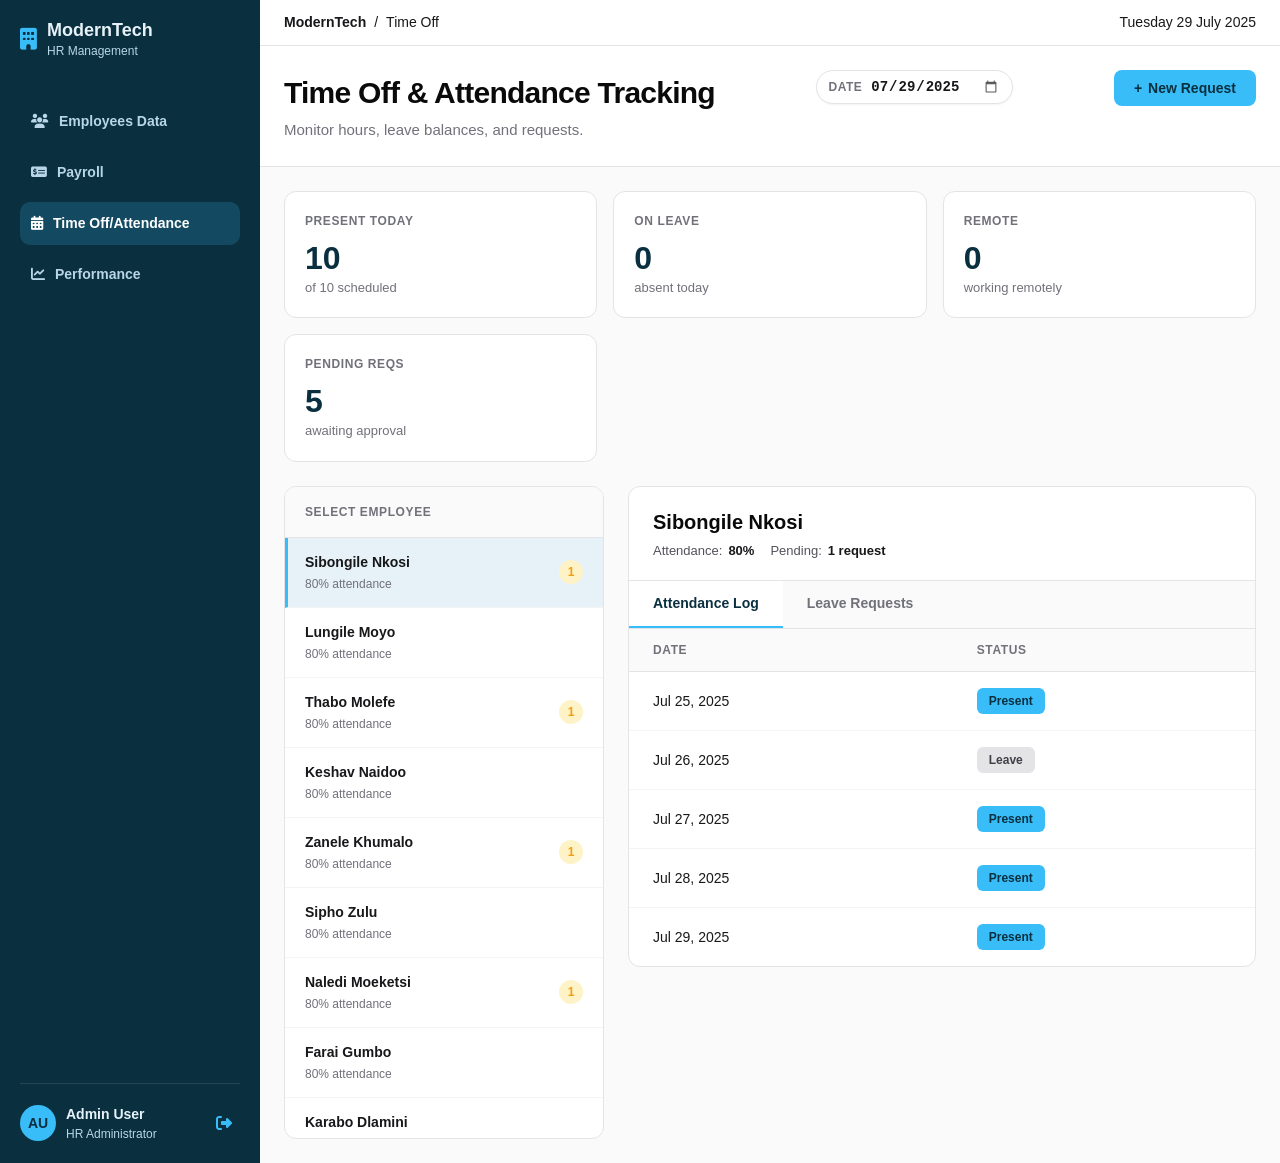
<file: leave/leave.html>
<!doctype html>
<html lang="en">
  <head>
    <meta charset="UTF-8" />
    <meta name="viewport" content="width=device-width, initial-scale=1.0" />
    <title>ModernTech - Time Off & Attendance</title>
    <link
      rel="stylesheet"
      href="https://cdnjs.cloudflare.com/ajax/libs/font-awesome/6.5.1/css/all.min.css"
    />
    <style>
      :root {
        --black: #0a0a0a;
        --gray-50: #fafafa;
        --gray-100: #f4f4f5;
        --gray-200: #e4e4e7;
        --gray-300: #d4d4d8;
        --gray-400: #a1a1aa;
        --gray-500: #71717a;
        --gray-600: #52525b;
        --gray-700: #3f3f46;
        --gray-900: #18181b;
        --green: #10b981;
        --green-bg: #d1fae5;
        --red: #ef4444;
        --red-bg: #fee2e2;
        --amber: #f59e0b;
        --amber-bg: #fef3c7;
        --blue: #3b82f6;
        --blue-bg: #dbeafe;
        --shadow-sm: 0 1px 2px 0 rgba(0, 0, 0, 0.05);
        --shadow:
          0 1px 3px 0 rgba(0, 0, 0, 0.1), 0 1px 2px -1px rgba(0, 0, 0, 0.1);
        --shadow-md:
          0 4px 6px -1px rgba(0, 0, 0, 0.1), 0 2px 4px -2px rgba(0, 0, 0, 0.1);
        --radius: 12px;
        --radius-sm: 8px;
        --sidebar-bg: #0a2f3f;
        --sidebar-hover: #134a61;
        --sidebar-text: #e6f2f8;
        --sidebar-muted: #b8d6e6;
        --accent: #38bdf8;
      }

      * {
        margin: 0;
        padding: 0;
        box-sizing: border-box;
      }

      body {
        font-family:
          -apple-system, BlinkMacSystemFont, "Segoe UI", Roboto, "Inter",
          sans-serif;
        background: var(--gray-50);
        color: var(--gray-900);
        line-height: 1.5;
        -webkit-font-smoothing: antialiased;
      }

      .app-container {
        min-height: 100vh;
        display: flex;
      }

      /* Sidebar Navbar */
      .sidebar {
        width: 260px;
        background: var(--sidebar-bg);
        color: var(--sidebar-text);
        padding: 20px;
        display: flex;
        flex-direction: column;
        flex-shrink: 0;
      }

      .logo {
        display: flex;
        gap: 10px;
        align-items: center;
        margin-bottom: 30px;
      }

      .logo-icon {
        font-size: 22px;
        color: var(--accent);
      }

      .logo h2 {
        font-size: 1.125rem;
        font-weight: 700;
        line-height: 1.2;
      }

      .logo span {
        font-size: 0.75rem;
        color: var(--sidebar-muted);
        display: block;
      }

      .sidebar nav {
        display: flex;
        flex-direction: column;
        gap: 8px;
        margin-top: 10px;
      }

      .sidebar nav a {
        display: flex;
        align-items: center;
        gap: 10px;
        padding: 11px;
        color: var(--sidebar-muted);
        text-decoration: none;
        border-radius: 10px;
        transition: 0.2s;
        font-weight: 600;
        font-size: 0.875rem;
      }

      .sidebar nav a:hover,
      .sidebar nav a.active {
        background: var(--sidebar-hover);
        color: #ffffff;
      }

      .sidebar-footer {
        display: flex;
        align-items: center;
        gap: 10px;
        margin-top: auto;
        font-size: 14px;
        padding-top: 20px;
        border-top: 1px solid rgba(255, 255, 255, 0.1);
      }

      .avatar {
        width: 36px;
        height: 36px;
        border-radius: 50%;
        background: var(--accent);
        display: flex;
        align-items: center;
        justify-content: center;
        font-weight: 700;
        font-size: 0.875rem;
        color: var(--sidebar-bg);
      }

      .sidebar-footer h4 {
        font-size: 0.875rem;
        font-weight: 600;
      }

      .sidebar-footer p {
        font-size: 0.75rem;
        color: var(--sidebar-muted);
      }

      /* Main Content Area */
      .main-content {
        flex: 1;
        display: flex;
        flex-direction: column;
        min-width: 0;
      }

      /* Top Bar */
      .top-bar {
        background: white;
        border-bottom: 1px solid var(--gray-200);
        padding: 12px 24px;
        display: flex;
        justify-content: space-between;
        align-items: center;
      }

      .breadcrumb {
        display: flex;
        align-items: center;
        gap: 8px;
        font-size: 0.875rem;
        color: var(--gray-500);
      }

      .breadcrumb-separator {
        color: var(--gray-400);
      }

      .date-display {
        font-size: 0.875rem;
        color: var(--gray-600);
        font-weight: 500;
      }

      .date-selector {
        display: flex;
        align-items: center;
        gap: 8px;
        background: white;
        border: 1px solid var(--gray-200);
        border-radius: 999px;
        padding: 7px 12px;
        box-shadow: var(--shadow-sm);
      }

      .date-selector label {
        font-size: 0.75rem;
        font-weight: 700;
        text-transform: uppercase;
        letter-spacing: 0.04em;
        color: var(--gray-500);
      }

      .date-selector input {
        border: none;
        background: transparent;
        color: var(--gray-900);
        font-size: 0.875rem;
        font-weight: 600;
        outline: none;
        cursor: pointer;
        min-width: 130px;
      }

      .date-selector input::-webkit-calendar-picker-indicator {
        cursor: pointer;
        filter: invert(0.35);
      }

      .main-header {
        background: white;
        padding: 24px;
        border-bottom: 1px solid var(--gray-200);
      }

      .header-content {
        max-width: 1400px;
        margin: 0 auto;
        display: flex;
        justify-content: space-between;
        align-items: flex-start;
        gap: 16px;
        flex-wrap: wrap;
      }

      .header-text h1 {
        font-size: 1.875rem;
        font-weight: 700;
        color: var(--black);
        margin-bottom: 4px;
        letter-spacing: -0.025em;
      }

      .header-text p {
        font-size: 0.9375rem;
        color: var(--gray-500);
      }

      .btn-primary {
        background: var(--accent);
        color: var(--sidebar-bg);
        border: none;
        padding: 10px 20px;
        border-radius: var(--radius-sm);
        font-size: 0.875rem;
        font-weight: 600;
        cursor: pointer;
        transition: all 0.2s ease;
        display: inline-flex;
        align-items: center;
        gap: 6px;
        white-space: nowrap;
      }

      .btn-primary:hover {
        background: var(--sidebar-hover);
        transform: translateY(-1px);
        box-shadow: var(--shadow-md);
        color: white;
      }

      .btn-primary:active {
        transform: translateY(0);
      }

      .modal-backdrop {
        position: fixed;
        inset: 0;
        background: rgba(10, 15, 24, 0.5);
        display: flex;
        align-items: center;
        justify-content: center;
        padding: 20px;
        z-index: 1000;
      }

      .modal {
        width: min(100%, 560px);
        background: white;
        border-radius: var(--radius);
        box-shadow: var(--shadow-md);
        overflow: hidden;
      }

      .modal-header {
        display: flex;
        justify-content: space-between;
        align-items: center;
        padding: 20px 24px;
        border-bottom: 1px solid var(--gray-200);
      }

      .modal-header h3 {
        font-size: 1.125rem;
        font-weight: 700;
        color: var(--gray-900);
      }

      .modal-close {
        border: none;
        background: transparent;
        color: var(--gray-500);
        font-size: 1.125rem;
        cursor: pointer;
      }

      .modal-close:hover {
        color: var(--gray-700);
      }

      .modal-body {
        padding: 20px 24px 24px;
      }

      .form-group {
        margin-bottom: 14px;
      }

      .form-label {
        display: block;
        font-size: 0.8125rem;
        font-weight: 600;
        color: var(--gray-700);
        margin-bottom: 6px;
      }

      .form-control {
        width: 100%;
        border: 1px solid var(--gray-300);
        border-radius: var(--radius-sm);
        padding: 10px 12px;
        font-size: 0.875rem;
        color: var(--gray-900);
        background: white;
        outline: none;
      }

      .form-control:focus {
        border-color: var(--accent);
        box-shadow: 0 0 0 3px rgba(56, 189, 248, 0.16);
      }

      .form-row {
        display: grid;
        grid-template-columns: 1fr 1fr;
        gap: 12px;
      }

      .modal-actions {
        display: flex;
        gap: 10px;
        justify-content: flex-end;
        margin-top: 18px;
      }

      .btn-secondary {
        background: white;
        color: var(--gray-700);
        border: 1px solid var(--gray-300);
        padding: 10px 16px;
        border-radius: var(--radius-sm);
        font-size: 0.875rem;
        font-weight: 600;
        cursor: pointer;
      }

      .btn-secondary:hover {
        background: var(--gray-50);
      }

      .hidden {
        display: none;
      }

      /* Summary Cards */
      .content-wrapper {
        max-width: 1400px;
        margin: 0 auto;
        padding: 24px;
        width: 100%;
        flex: 1;
      }

      .summary-grid {
        display: grid;
        grid-template-columns: repeat(auto-fit, minmax(240px, 1fr));
        gap: 16px;
        margin-bottom: 24px;
      }

      .summary-card {
        background: white;
        padding: 20px;
        border-radius: var(--radius);
        border: 1px solid var(--gray-200);
        transition: all 0.2s ease;
      }

      .summary-card:hover {
        box-shadow: var(--shadow-md);
        border-color: var(--gray-300);
      }

      .summary-label {
        font-size: 0.75rem;
        font-weight: 600;
        text-transform: uppercase;
        letter-spacing: 0.05em;
        color: var(--gray-500);
        margin-bottom: 12px;
      }

      .summary-value {
        font-size: 2rem;
        font-weight: 700;
        color: var(--sidebar-bg);
        line-height: 1;
        margin-bottom: 4px;
      }

      .summary-subtext {
        font-size: 0.8125rem;
        color: var(--gray-500);
      }

      /* Dashboard Layout */
      .dashboard-layout {
        display: grid;
        grid-template-columns: 320px 1fr;
        gap: 24px;
        align-items: start;
      }

      /* Employee Sidebar */
      .employee-sidebar {
        background: white;
        border-radius: var(--radius);
        border: 1px solid var(--gray-200);
        overflow: hidden;
      }

      .employee-sidebar-header {
        padding: 16px 20px;
        border-bottom: 1px solid var(--gray-200);
        background: var(--gray-50);
      }

      .employee-sidebar-header h3 {
        font-size: 0.75rem;
        font-weight: 700;
        text-transform: uppercase;
        letter-spacing: 0.05em;
        color: var(--gray-500);
      }

      .employee-list {
        max-height: 600px;
        overflow-y: auto;
      }

      .employee-item {
        padding: 14px 20px;
        border-bottom: 1px solid var(--gray-100);
        cursor: pointer;
        transition: all 0.15s ease;
        display: flex;
        justify-content: space-between;
        align-items: center;
        gap: 12px;
      }

      .employee-item:last-child {
        border-bottom: none;
      }

      .employee-item:hover {
        background: var(--gray-50);
      }

      .employee-item.active {
        background: #e6f2f8;
        border-left: 3px solid var(--accent);
        padding-left: 17px;
      }

      .employee-info {
        flex: 1;
        min-width: 0;
      }

      .employee-name {
        font-size: 0.875rem;
        font-weight: 600;
        color: var(--gray-900);
        margin-bottom: 2px;
        overflow: hidden;
        text-overflow: ellipsis;
        white-space: nowrap;
      }

      .employee-stat {
        font-size: 0.75rem;
        color: var(--gray-500);
      }

      .badge {
        display: inline-flex;
        align-items: center;
        justify-content: center;
        min-width: 24px;
        height: 24px;
        padding: 0 8px;
        border-radius: 12px;
        font-size: 0.75rem;
        font-weight: 600;
        line-height: 1;
      }

      .badge-pending {
        background: var(--amber-bg);
        color: var(--amber);
      }

      /* Main Panel */
      .main-panel {
        background: white;
        border-radius: var(--radius);
        border: 1px solid var(--gray-200);
        overflow: hidden;
      }

      .panel-header {
        padding: 20px 24px;
        border-bottom: 1px solid var(--gray-200);
        display: flex;
        justify-content: space-between;
        align-items: center;
        flex-wrap: wrap;
        gap: 12px;
      }

      .panel-employee-info h2 {
        font-size: 1.25rem;
        font-weight: 700;
        color: var(--black);
        margin-bottom: 4px;
      }

      .panel-employee-stats {
        display: flex;
        gap: 16px;
        flex-wrap: wrap;
        font-size: 0.8125rem;
        color: var(--gray-600);
      }

      .stat-item {
        display: flex;
        align-items: center;
        gap: 6px;
      }

      .stat-value {
        font-weight: 600;
        color: var(--gray-900);
      }

      /* Tabs */
      .tabs {
        display: flex;
        border-bottom: 1px solid var(--gray-200);
        background: var(--gray-50);
      }

      .tab {
        padding: 12px 24px;
        font-size: 0.875rem;
        font-weight: 600;
        color: var(--gray-500);
        cursor: pointer;
        border-bottom: 2px solid transparent;
        transition: all 0.15s ease;
        white-space: nowrap;
      }

      .tab:hover {
        color: var(--gray-900);
        background: white;
      }

      .tab.active {
        color: var(--sidebar-bg);
        border-bottom-color: var(--accent);
        background: white;
      }

      .tab-content {
        display: none;
        padding: 0;
      }

      .tab-content.active {
        display: block;
      }

      /* Tables */
      .table-wrapper {
        overflow-x: auto;
      }

      table {
        width: 100%;
        border-collapse: collapse;
      }

      thead {
        background: var(--gray-50);
        border-bottom: 1px solid var(--gray-200);
      }

      th {
        padding: 12px 24px;
        text-align: left;
        font-size: 0.75rem;
        font-weight: 600;
        text-transform: uppercase;
        letter-spacing: 0.05em;
        color: var(--gray-500);
      }

      td {
        padding: 16px 24px;
        border-bottom: 1px solid var(--gray-100);
        font-size: 0.875rem;
        color: var(--gray-900);
      }

      tbody tr:last-child td {
        border-bottom: none;
      }

      tbody tr:hover {
        background: var(--gray-50);
      }

      .status-badge {
        display: inline-flex;
        align-items: center;
        padding: 4px 12px;
        border-radius: 6px;
        font-size: 0.75rem;
        font-weight: 600;
        text-transform: capitalize;
      }

      .status-present {
        background: var(--accent);
        color: var(--sidebar-bg);
      }

      .status-leave {
        background: var(--gray-200);
        color: var(--gray-700);
      }

      .status-approved {
        background: var(--green-bg);
        color: var(--green);
      }

      .status-pending {
        background: var(--amber-bg);
        color: var(--amber);
      }

      .status-denied {
        background: var(--red-bg);
        color: var(--red);
      }

      .request-actions {
        display: flex;
        gap: 8px;
        margin-top: 8px;
        flex-wrap: wrap;
      }

      .btn-action {
        border: none;
        padding: 6px 10px;
        border-radius: 999px;
        font-size: 0.75rem;
        font-weight: 600;
        cursor: pointer;
        transition: all 0.2s ease;
      }

      .btn-approve {
        background: var(--green-bg);
        color: var(--green);
      }

      .btn-approve:hover {
        background: var(--green);
        color: white;
      }

      .btn-deny {
        background: var(--red-bg);
        color: var(--red);
      }

      .btn-deny:hover {
        background: var(--red);
        color: white;
      }

      .logout-btn {
        margin-left: auto;
        background: none;
        border: none;
        color: var(--accent);
        cursor: pointer;
        font-size: 16px;
        transition: color 0.2s;
        padding: 4px 8px;
        flex-shrink: 0;
        text-decoration: none;
        display: inline-flex;
        align-items: center;
        justify-content: center;
      }

      .logout-btn:hover {
        color: #ffffff;
      }

      .logout-link-mobile {
        display: none;
        align-items: center;
        gap: 6px;
        padding: 8px 12px;
        border-radius: 999px;
        background: var(--gray-50);
        border: 1px solid var(--gray-200);
        color: var(--gray-700);
        text-decoration: none;
        font-size: 0.8125rem;
        font-weight: 600;
      }

      .logout-link-mobile:hover {
        background: var(--gray-100);
        color: var(--gray-900);
      }

      .logout-link-mobile-nav {
        display: none;
        align-items: center;
        gap: 6px;
        justify-content: center;
        padding: 10px 12px;
        border-radius: 999px;
        background: rgba(255, 255, 255, 0.08);
        color: var(--sidebar-muted);
        text-decoration: none;
        font-size: 0.8125rem;
        font-weight: 600;
      }

      @media (min-width: 769px) {
        .logout-link-mobile-nav {
          display: none !important;
        }
      }

      .logout-link-mobile-nav:hover {
        background: #ffffff;
        color: var(--sidebar-bg);
      }

      .top-navbar {
        display: flex;
        justify-content: space-between;
        align-items: center;
        margin-bottom: 25px;
      }

      .breadcrumb {
        display: flex;
        gap: 8px;
        font-size: 14px;
        color: var(--muted);
      }

      .breadcrumb span:first-child {
        color: var(--text);
        font-weight: 600;
      }

      .admin-section {
        display: flex;
        align-items: center;
        gap: 18px;
      }

      .admin-date {
        color: var(--muted);
        font-size: 14px;
      }

      /* Responsive */
      @media (max-width: 1024px) {
        .dashboard-layout {
          grid-template-columns: 280px 1fr;
          gap: 16px;
        }
      }

      @media (max-width: 768px) {
        .app-container {
          flex-direction: column;
        }

        .sidebar {
          width: 100%;
          height: auto;
          position: relative;
          padding: 15px;
        }

        .logo {
          margin-bottom: 15px;
        }

        .sidebar nav {
          display: flex;
          flex-direction: row;
          flex-wrap: wrap;
          justify-content: center;
        }

        .sidebar nav a {
          flex: 1 1 160px;
          justify-content: center;
        }

        .logout-link-mobile-nav {
          display: inline-flex;
          flex: 1 1 160px;
        }

        .sidebar-footer {
          display: none;
        }
      }

      @media (max-width: 480px) {
        .sidebar {
          padding: 10px;
        }

        .logo {
          justify-content: center;
          margin-bottom: 12px;
        }

        .logo h2 {
          font-size: 20px;
        }

        .logo span {
          font-size: 12px;
        }

        .logo-icon {
          font-size: 20px;
        }

        .sidebar nav {
          display: grid;
          grid-template-columns: repeat(4, 1fr);
          gap: 6px;
          width: 100%;
        }

        .sidebar nav a {
          flex: none;
          justify-content: center;
          align-items: center;
          padding: 10px 4px;
          font-size: 11px;
          text-align: center;
        }

        .sidebar nav a i {
          display: block;
          font-size: 18px;
          margin-bottom: 4px;
        }

        .logout-link-mobile-nav {
          padding: 10px 4px;
          font-size: 11px;
        }
      }

      /* Scrollbar */
      .employee-list::-webkit-scrollbar {
        width: 6px;
      }

      .employee-list::-webkit-scrollbar-track {
        background: var(--gray-100);
      }

      .employee-list::-webkit-scrollbar-thumb {
        background: var(--gray-300);
        border-radius: 3px;
      }

      .employee-list::-webkit-scrollbar-thumb:hover {
        background: var(--gray-400);
      }
    </style>
  </head>
  <body>
    <div class="app-container">
      <aside class="sidebar">
        <div class="logo">
          <div class="logo-icon">
            <i class="fa-solid fa-building"></i>
          </div>
          <div>
            <h2>ModernTech</h2>
            <span>HR Management</span>
          </div>
        </div>

        <nav>
          <a href="./employees./employees.html">
            <i class="fa-solid fa-users"></i>
            <span>Employees Data</span>
          </a>
          <a href="./payroll./payroll.html">
            <i class="fa-solid fa-money-check-dollar"></i>
            <span>Payroll</span>
          </a>
          <a href="#" class="active">
            <i class="fa-solid fa-calendar-days"></i>
            <span>Time Off/Attendance</span>
          </a>
          <a href="./Performance./performance.html">
            <i class="fa-solid fa-chart-line"></i>
            <span>Performance</span>
          </a>
          <a href="../index.html" class="logout-link-mobile-nav">
            <i class="fa-solid fa-sign-out-alt"></i>
            <span>Logout</span>
          </a>
        </nav>

        <div class="sidebar-footer">
          <div class="avatar">AU</div>
          <div>
            <h4>Admin User</h4>
            <p>HR Administrator</p>
          </div>
          <a href="../index.html" class="logout-btn" title="Logout">
            <i class="fa-solid fa-sign-out-alt"></i>
          </a>
        </div>
      </aside>

      <div class="main-content">
        <div class="top-bar">
          <div class="breadcrumb">
            <span>ModernTech</span>
            <span>/</span>
            <span>Time Off</span>
          </div>
          <div class="admin-section">
            <a href="../index.html" class="logout-link-mobile" title="Logout">
              <i class="fa-solid fa-sign-out-alt"></i>
              <span>Logout</span>
            </a>

            <div class="admin-date" id="currentDate"></div>
          </div>
        </div>

        <header class="main-header">
          <div class="header-content">
            <div class="header-text">
              <h1>Time Off & Attendance Tracking</h1>
              <p>Monitor hours, leave balances, and requests.</p>
            </div>
            <div class="date-selector">
              <label for="daySelector">Date</label>
              <input type="date" id="daySelector" />
            </div>
            <button class="btn-primary" id="newRequestBtn" type="button">
              <span>+</span>
              <span>New Request</span>
            </button>
          </div>
        </header>

        <div class="content-wrapper">
          <div class="summary-grid" id="summaryCards"></div>

          <div class="dashboard-layout">
            <aside class="employee-sidebar">
              <div class="employee-sidebar-header">
                <h3>Select Employee</h3>
              </div>
              <div class="employee-list" id="employeeList"></div>
            </aside>

            <main class="main-panel">
              <div class="panel-header">
                <div class="panel-employee-info">
                  <h2 id="selectedEmployeeName">-</h2>
                  <div
                    class="panel-employee-stats"
                    id="selectedEmployeeStats"
                  ></div>
                </div>
              </div>

              <div class="tabs">
                <div class="tab active" data-tab="attendance">
                  Attendance Log
                </div>
                <div class="tab" data-tab="leave">Leave Requests</div>
              </div>

              <div class="tab-content active" id="attendanceTab">
                <div class="table-wrapper">
                  <table>
                    <thead>
                      <tr>
                        <th>Date</th>
                        <th>Status</th>
                      </tr>
                    </thead>
                    <tbody id="attendanceTableBody"></tbody>
                  </table>
                </div>
              </div>

              <div class="tab-content" id="leaveTab">
                <div class="table-wrapper">
                  <table>
                    <thead>
                      <tr>
                        <th>Date</th>
                        <th>Reason</th>
                        <th>Status</th>
                      </tr>
                    </thead>
                    <tbody id="leaveTableBody"></tbody>
                  </table>
                </div>
              </div>
            </main>
          </div>
        </div>
      </div>
    </div>

    <div class="modal-backdrop hidden" id="requestModal">
      <div
        class="modal"
        role="dialog"
        aria-modal="true"
        aria-labelledby="requestModalTitle"
      >
        <div class="modal-header">
          <h3 id="requestModalTitle">New Leave Request</h3>
          <button
            class="modal-close"
            id="closeModal"
            type="button"
            aria-label="Close"
          >
            <i class="fa-solid fa-xmark"></i>
          </button>
        </div>
        <div class="modal-body">
          <form id="leaveRequestForm">
            <div class="form-group">
              <label class="form-label" for="employeeSelect">Employee</label>
              <select class="form-control" id="employeeSelect" required>
                <option value="">Select employee</option>
              </select>
            </div>

            <div class="form-group">
              <label class="form-label" for="leaveType">Leave Type</label>
              <select class="form-control" id="leaveType" required>
                <option value="">Select type</option>
                <option value="Annual">Annual Leave</option>
                <option value="Sick Leave">Sick Leave</option>
                <option value="Personal">Personal Leave</option>
                <option value="Remote">Remote Work</option>
              </select>
            </div>

            <div class="form-row">
              <div class="form-group">
                <label class="form-label" for="startDate">Start Date</label>
                <input
                  class="form-control"
                  type="date"
                  id="startDate"
                  required
                />
              </div>
              <div class="form-group">
                <label class="form-label" for="endDate">End Date</label>
                <input class="form-control" type="date" id="endDate" required />
              </div>
            </div>

            <div class="form-group">
              <label class="form-label" for="reason">Reason</label>
              <textarea
                class="form-control"
                id="reason"
                rows="3"
                required
                placeholder="Brief description..."
              ></textarea>
            </div>

            <div class="modal-actions">
              <button class="btn-secondary" type="button" id="cancelBtn">
                Cancel
              </button>
              <button class="btn-primary" type="submit">Submit Request</button>
            </div>
          </form>
        </div>
      </div>
    </div>

    <script>
      const data = {
        attendanceAndLeave: [
          {
            employeeId: 1,
            name: "Sibongile Nkosi",
            attendance: [
              { date: "2025-07-25", status: "Present" },
              { date: "2025-07-26", status: "Absent" },
              { date: "2025-07-27", status: "Present" },
              { date: "2025-07-28", status: "Present" },
              { date: "2025-07-29", status: "Present" },
            ],
            leaveRequests: [
              { date: "2025-07-22", reason: "Sick Leave", status: "Approved" },
              { date: "2024-12-01", reason: "Personal", status: "Pending" },
            ],
          },
          {
            employeeId: 2,
            name: "Lungile Moyo",
            attendance: [
              { date: "2025-07-25", status: "Present" },
              { date: "2025-07-26", status: "Present" },
              { date: "2025-07-27", status: "Absent" },
              { date: "2025-07-28", status: "Present" },
              { date: "2025-07-29", status: "Present" },
            ],
            leaveRequests: [
              {
                date: "2025-07-15",
                reason: "Family Responsibility",
                status: "Denied",
              },
              { date: "2024-12-02", reason: "Vacation", status: "Approved" },
            ],
          },
          {
            employeeId: 3,
            name: "Thabo Molefe",
            attendance: [
              { date: "2025-07-25", status: "Present" },
              { date: "2025-07-26", status: "Present" },
              { date: "2025-07-27", status: "Present" },
              { date: "2025-07-28", status: "Absent" },
              { date: "2025-07-29", status: "Present" },
            ],
            leaveRequests: [
              {
                date: "2025-07-10",
                reason: "Medical Appointment",
                status: "Approved",
              },
              { date: "2024-12-05", reason: "Personal", status: "Pending" },
            ],
          },
          {
            employeeId: 4,
            name: "Keshav Naidoo",
            attendance: [
              { date: "2025-07-25", status: "Absent" },
              { date: "2025-07-26", status: "Present" },
              { date: "2025-07-27", status: "Present" },
              { date: "2025-07-28", status: "Present" },
              { date: "2025-07-29", status: "Present" },
            ],
            leaveRequests: [
              { date: "2025-07-20", reason: "Bereavement", status: "Approved" },
            ],
          },
          {
            employeeId: 5,
            name: "Zanele Khumalo",
            attendance: [
              { date: "2025-07-25", status: "Present" },
              { date: "2025-07-26", status: "Present" },
              { date: "2025-07-27", status: "Absent" },
              { date: "2025-07-28", status: "Present" },
              { date: "2025-07-29", status: "Present" },
            ],
            leaveRequests: [
              { date: "2024-12-01", reason: "Childcare", status: "Pending" },
            ],
          },
          {
            employeeId: 6,
            name: "Sipho Zulu",
            attendance: [
              { date: "2025-07-25", status: "Present" },
              { date: "2025-07-26", status: "Present" },
              { date: "2025-07-27", status: "Absent" },
              { date: "2025-07-28", status: "Present" },
              { date: "2025-07-29", status: "Present" },
            ],
            leaveRequests: [
              { date: "2025-07-18", reason: "Sick Leave", status: "Approved" },
            ],
          },
          {
            employeeId: 7,
            name: "Naledi Moeketsi",
            attendance: [
              { date: "2025-07-25", status: "Present" },
              { date: "2025-07-26", status: "Present" },
              { date: "2025-07-27", status: "Present" },
              { date: "2025-07-28", status: "Absent" },
              { date: "2025-07-29", status: "Present" },
            ],
            leaveRequests: [
              { date: "2025-07-22", reason: "Vacation", status: "Pending" },
            ],
          },
          {
            employeeId: 8,
            name: "Farai Gumbo",
            attendance: [
              { date: "2025-07-25", status: "Present" },
              { date: "2025-07-26", status: "Absent" },
              { date: "2025-07-27", status: "Present" },
              { date: "2025-07-28", status: "Present" },
              { date: "2025-07-29", status: "Present" },
            ],
            leaveRequests: [
              {
                date: "2024-12-02",
                reason: "Medical Appointment",
                status: "Approved",
              },
            ],
          },
          {
            employeeId: 9,
            name: "Karabo Dlamini",
            attendance: [
              { date: "2025-07-25", status: "Present" },
              { date: "2025-07-26", status: "Present" },
              { date: "2025-07-27", status: "Present" },
              { date: "2025-07-28", status: "Absent" },
              { date: "2025-07-29", status: "Present" },
            ],
            leaveRequests: [
              { date: "2025-07-19", reason: "Childcare", status: "Denied" },
            ],
          },
          {
            employeeId: 10,
            name: "Fatima Patel",
            attendance: [
              { date: "2025-07-25", status: "Present" },
              { date: "2025-07-26", status: "Present" },
              { date: "2025-07-27", status: "Absent" },
              { date: "2025-07-28", status: "Present" },
              { date: "2025-07-29", status: "Present" },
            ],
            leaveRequests: [
              { date: "2024-12-03", reason: "Vacation", status: "Pending" },
            ],
          },
        ],
      };

      const reportDates = [
        "2025-07-25",
        "2025-07-26",
        "2025-07-27",
        "2025-07-28",
        "2025-07-29",
      ];
      const todayDate = "2025-07-29";
      let selectedEmployeeId = 1;
      let activeTab = "attendance";
      let selectedDay = todayDate;
      let newRequestBtn;
      let requestModal;
      let closeModal;
      let cancelBtn;
      let leaveRequestForm;
      let employeeSelect;
      let leaveType;
      let startDate;
      let endDate;
      let reason;

      function formatDate(dateStr) {
        const date = new Date(dateStr + "T00:00:00");
        return date.toLocaleDateString("en-US", {
          month: "short",
          day: "numeric",
          year: "numeric",
        });
      }

      function calculateAttendancePercent(employee) {
        const present = employee.attendance.filter(
          (a) => reportDates.includes(a.date) && a.status === "Present",
        ).length;
        return Math.round((present / reportDates.length) * 100);
      }

      function getPendingCount(employee) {
        return employee.leaveRequests.filter((req) => req.status === "Pending")
          .length;
      }

      function calculateSummary() {
        const totalEmployees = data.attendanceAndLeave.length;
        const presentToday = data.attendanceAndLeave.filter((emp) =>
          emp.attendance.find(
            (a) => a.date === selectedDay && a.status === "Present",
          ),
        ).length;
        const onLeaveToday = data.attendanceAndLeave.filter((emp) =>
          emp.attendance.find(
            (a) => a.date === selectedDay && a.status === "Absent",
          ),
        ).length;
        const remote = 0;
        const pendingReqs = data.attendanceAndLeave.reduce(
          (sum, emp) => sum + getPendingCount(emp),
          0,
        );

        return {
          totalEmployees,
          presentToday,
          onLeaveToday,
          remote,
          pendingReqs,
        };
      }

      function renderSummaryCards() {
        const summary = calculateSummary();
        const html = `
            <div class="summary-card">
                <div class="summary-label">Present Today</div>
                <div class="summary-value">${summary.presentToday}</div>
                <div class="summary-subtext">of ${summary.totalEmployees} scheduled</div>
            </div>
            <div class="summary-card">
                <div class="summary-label">On Leave</div>
                <div class="summary-value">${summary.onLeaveToday}</div>
                <div class="summary-subtext">absent today</div>
            </div>
            <div class="summary-card">
                <div class="summary-label">Remote</div>
                <div class="summary-value">${summary.remote}</div>
                <div class="summary-subtext">working remotely</div>
            </div>
            <div class="summary-card">
                <div class="summary-label">Pending Reqs</div>
                <div class="summary-value">${summary.pendingReqs}</div>
                <div class="summary-subtext">awaiting approval</div>
            </div>
        `;
        document.getElementById("summaryCards").innerHTML = html;
      }

      function renderEmployeeList() {
        const html = data.attendanceAndLeave
          .map((emp) => {
            const attendance = calculateAttendancePercent(emp);
            const pending = getPendingCount(emp);
            const isActive = emp.employeeId === selectedEmployeeId;

            return `
                <div class="employee-item ${isActive ? "active" : ""}" data-employee-id="${emp.employeeId}">
                    <div class="employee-info">
                        <div class="employee-name">${emp.name}</div>
                        <div class="employee-stat">${attendance}% attendance</div>
                    </div>
                    ${pending > 0 ? `<span class="badge badge-pending">${pending}</span>` : ""}
                </div>
            `;
          })
          .join("");

        document.getElementById("employeeList").innerHTML = html;

        document.querySelectorAll(".employee-item").forEach((item) => {
          item.addEventListener("click", () => {
            selectedEmployeeId = parseInt(item.dataset.employeeId);
            renderEmployeeList();
            renderEmployeeDetail();
          });
        });
      }

      function renderEmployeeDetail() {
        const employee = data.attendanceAndLeave.find(
          (e) => e.employeeId === selectedEmployeeId,
        );
        if (!employee) return;

        const attendance = calculateAttendancePercent(employee);
        const pending = getPendingCount(employee);

        document.getElementById("selectedEmployeeName").textContent =
          employee.name;
        document.getElementById("selectedEmployeeStats").innerHTML = `
            <div class="stat-item">
                <span>Attendance:</span>
                <span class="stat-value">${attendance}%</span>
            </div>
            ${
              pending > 0
                ? `
                <div class="stat-item">
                    <span>Pending:</span>
                    <span class="stat-value">${pending} request${pending > 1 ? "s" : ""}</span>
                </div>
            `
                : ""
            }
        `;

        const employeeIndex = data.attendanceAndLeave.findIndex(
          (e) => e.employeeId === employee.employeeId,
        );

        renderAttendanceTable(employee);
        renderLeaveTable(employee, employeeIndex);
      }

      function renderAttendanceTable(employee) {
        const html = reportDates
          .map((date) => {
            const record = employee.attendance.find((a) => a.date === date);
            const status = record?.status || "Unknown";
            const displayStatus = status === "Present" ? "Present" : "Leave";
            const badgeClass =
              status === "Present" ? "status-present" : "status-leave";

            return `
                <tr>
                    <td>${formatDate(date)}</td>
                    <td><span class="status-badge ${badgeClass}">${displayStatus}</span></td>
                </tr>
            `;
          })
          .join("");

        document.getElementById("attendanceTableBody").innerHTML = html;
      }

      function approveRequest(employeeIndex, requestIndex) {
        const employee = data.attendanceAndLeave[employeeIndex];
        if (!employee || !employee.leaveRequests[requestIndex]) return;

        employee.leaveRequests[requestIndex].status = "Approved";
        renderSummaryCards();
        renderEmployeeList();
        renderEmployeeDetail();
      }

      function denyRequest(employeeIndex, requestIndex) {
        const employee = data.attendanceAndLeave[employeeIndex];
        if (!employee || !employee.leaveRequests[requestIndex]) return;

        employee.leaveRequests[requestIndex].status = "Denied";
        renderSummaryCards();
        renderEmployeeList();
        renderEmployeeDetail();
      }

      function renderLeaveTable(employee, employeeIndex) {
        const html = employee.leaveRequests
          .map((req, requestIndex) => {
            const statusClass = `status-${req.status.toLowerCase()}`;
            const isPending = req.status === "Pending";

            return `
                <tr>
                    <td>${formatDate(req.date)}</td>
                    <td>${req.reason}</td>
                    <td>
                        <span class="status-badge ${statusClass}">${req.status}</span>
                        ${
                          isPending
                            ? `
                            <div class="request-actions">
                                <button class="btn-action btn-approve" type="button" onclick="approveRequest(${employeeIndex}, ${requestIndex})">Approve</button>
                                <button class="btn-action btn-deny" type="button" onclick="denyRequest(${employeeIndex}, ${requestIndex})">Deny</button>
                            </div>
                        `
                            : ""
                        }
                    </td>
                </tr>
            `;
          })
          .join("");

        document.getElementById("leaveTableBody").innerHTML =
          html ||
          `
            <tr>
                <td colspan="3" style="text-align: center; color: var(--gray-400); padding: 40px;">
                    No leave requests
                </td>
            </tr>
        `;
      }

      function initTabs() {
        document.querySelectorAll(".tab").forEach((tab) => {
          tab.addEventListener("click", () => {
            const tabName = tab.dataset.tab;

            document
              .querySelectorAll(".tab")
              .forEach((t) => t.classList.remove("active"));
            document
              .querySelectorAll(".tab-content")
              .forEach((tc) => tc.classList.remove("active"));

            tab.classList.add("active");
            document.getElementById(`${tabName}Tab`).classList.add("active");
            activeTab = tabName;
          });
        });
      }

      function openRequestModal() {
        if (!employeeSelect) return;

        employeeSelect.innerHTML = `
          <option value="">Select employee</option>
          ${data.attendanceAndLeave
            .map(
              (employee) => `
                <option value="${employee.employeeId}" ${employee.employeeId === selectedEmployeeId ? "selected" : ""}>
                  ${employee.name}
                </option>
              `,
            )
            .join("")}
        `;

        const today = new Date().toISOString().split("T")[0];
        if (startDate) startDate.min = today;
        if (endDate) endDate.min = today;

        requestModal.classList.remove("hidden");
      }

      function closeRequestModal() {
        requestModal.classList.add("hidden");
        leaveRequestForm.reset();
      }

      function initRequestModal() {
        newRequestBtn = document.getElementById("newRequestBtn");
        requestModal = document.getElementById("requestModal");
        closeModal = document.getElementById("closeModal");
        cancelBtn = document.getElementById("cancelBtn");
        leaveRequestForm = document.getElementById("leaveRequestForm");
        employeeSelect = document.getElementById("employeeSelect");
        leaveType = document.getElementById("leaveType");
        startDate = document.getElementById("startDate");
        endDate = document.getElementById("endDate");
        reason = document.getElementById("reason");

        if (!newRequestBtn || !requestModal || !leaveRequestForm) return;

        newRequestBtn.addEventListener("click", openRequestModal);
        closeModal?.addEventListener("click", closeRequestModal);
        cancelBtn?.addEventListener("click", closeRequestModal);

        requestModal.addEventListener("click", (event) => {
          if (event.target === requestModal) {
            closeRequestModal();
          }
        });

        leaveRequestForm.addEventListener("submit", (event) => {
          event.preventDefault();

          const employeeId = Number(employeeSelect.value);
          const selectedLeaveType = leaveType.value;
          const startValue = startDate.value;
          const endValue = endDate.value;
          const reasonValue = reason.value.trim();

          if (
            !employeeId ||
            !selectedLeaveType ||
            !startValue ||
            !endValue ||
            !reasonValue
          ) {
            alert("Please complete all fields.");
            return;
          }

          if (new Date(endValue) < new Date(startValue)) {
            alert("End date cannot be before start date.");
            return;
          }

          const employee = data.attendanceAndLeave.find(
            (item) => item.employeeId === employeeId,
          );

          if (!employee) {
            alert("Please select a valid employee.");
            return;
          }

          employee.leaveRequests.unshift({
            date: startValue,
            reason: `${selectedLeaveType} - ${reasonValue}`,
            status: "Pending",
          });

          selectedEmployeeId = employeeId;
          renderSummaryCards();
          renderEmployeeList();
          renderEmployeeDetail();
          closeRequestModal();
          alert("Request submitted successfully.");
        });
      }

      function handleDaySelection(event) {
        const newDate = event.target.value;
        if (!newDate) return;

        selectedDay = newDate;
        renderSummaryCards();
        displayCurrentDate();
      }

      function init() {
        const daySelector = document.getElementById("daySelector");
        if (daySelector) {
          daySelector.value = selectedDay;
          daySelector.addEventListener("change", handleDaySelection);
        }

        renderSummaryCards();
        renderEmployeeList();
        renderEmployeeDetail();
        initTabs();
        initRequestModal();
        displayCurrentDate();
      }

      document.addEventListener("DOMContentLoaded", init);

      function displayCurrentDate() {
        const selected = new Date(`${selectedDay}T00:00:00`);

        const options = {
          weekday: "long",
          day: "numeric",
          month: "long",
          year: "numeric",
        };

        const dateElement = document.getElementById("currentDate");

        if (dateElement) {
          dateElement.textContent = selected.toLocaleDateString(
            "en-GB",
            options,
          );
        }
      }
    </script>
  </body>
</html>
</file>
<file: style.css>
html,
body {
  margin: 0;
  padding: 0;
  overflow-x: hidden;
}

:root {
  --navy: #0f2d45;
  --accent: #2563eb;
  --bg: #f4f7fb;
  --card: #ffffff;
  --text: #1f2937;
  --muted: #6b7280;
  --border: #e5e7eb;
  --radius: 12px;
}

* {
  margin: 0;
  padding: 0;
  box-sizing: border-box;
}

body {
  font-family: Inter, sans-serif;
  background: var(--bg);
  color: var(--text);
  display: flex;
  min-height: 100vh;
}

/* ==========================
SIDEBAR
========================== */

.sidebar {
  width: 260px;
  background: #0a2f3f;
  color: #e6f2f8;
  display: flex;
  flex-direction: column;
  padding: 20px;
}

.mobile-header {
  display: flex;
  flex-direction: column;
}

.logo {
  display: flex;
  align-items: center;
  gap: 10px;
  margin-bottom: 30px;
}

.logo-icon {
  color: #38bdf8;
  font-size: 22px;
}

.logo h2 {
  margin: 0;
  font-size: 18px;
  font-weight: 700;
  color: #e6f2f8;
}

.logo span {
  font-size: 12px;
  color: #b8d6e6;
  display: block;
}

nav {
  display: flex;
  flex-direction: column;
  gap: 8px;
}

nav a {
  display: flex;
  align-items: center;
  gap: 10px;
  text-decoration: none;
  color: #b8d6e6;
  padding: 11px;
  border-radius: 10px;
  transition: 0.2s;
  font-weight: 600;
  font-size: 14px;
}

nav a:hover,
nav a.active {
  background: #134a61;
  color: #ffffff;
}

nav a i {
  width: 16px;
  text-align: center;
  width: 20px;
}

.sidebar-footer {
  margin-top: auto;
  border-top: 1px solid #134a61;
  padding-top: 20px;
  display: flex;
  align-items: center;
  gap: 10px;
  margin-top: auto;
  font-size: 14px;
}

.sidebar-footer .avatar {
  width: 40px;
  height: 40px;
  border-radius: 8px;
  background: #38bdf8;
  color: #0a2f3f;
  display: flex;
  justify-content: center;
  align-items: center;
  font-weight: 700;
}

.sidebar-footer h4 {
  font-size: 13px;
  color: white;
  font-weight: 600;
}

.sidebar-footer p {
  font-size: 11px;
  color: #b8d6e6;
}

.logout-btn {
  margin-left: auto;
  border: none;
  background: none;
  color: #38bdf8;
  cursor: pointer;
  font-size: 16px;
  transition: color 0.2s;
  padding: 4px 8px;
  flex-shrink: 0;
}

.logout-btn:hover {
  color: #ffffff;
}

/* ==========================
MAIN
========================== */

.main {
  flex: 1;
  padding: 30px;
  display: block;
}

.top-navbar {
  display: flex;
  justify-content: space-between;
  align-items: center;
  margin-bottom: 30px;
}

.breadcrumb {
  display: flex;
  gap: 8px;
  color: var(--muted);
  font-size: 14px;
}

.breadcrumb span:first-child {
  color: var(--text);
  font-weight: 600;
}

.admin-date {
  color: var(--muted);
  font-size: 14px;
}

/* ==========================
HERO
========================== */

.hero-banner {
  width: 100%;
  margin-bottom: 30px;
}

.hero-content {
  background: var(--navy);
  border-radius: 16px;
  padding: 50px;
  display: flex;
  justify-content: space-between;
  align-items: center;
  gap: 40px;
}
.hero-subtitle {
  color: #dbeafe;
  text-transform: uppercase;
  font-size: 12px;
  letter-spacing: 2px;
}

.hero-text h1 {
  color: white;
  font-size: 42px;
  margin: 18px 0;
}

.hero-text p {
  color: #e0f2fe;
  line-height: 1.7;
  max-width: 650px;
}

.hero-buttons {
  display: flex;
  gap: 15px;
}

.btn-primary {
  background: white;
  color: var(--accent);
  border: none;
  padding: 12px 24px;
  border-radius: 10px;
  cursor: pointer;
  font-weight: 600;
  transition: 0.25s;
}

.btn-primary:hover {
  background: #eff6ff;
}
/* ==========================
STATUS CARDS
========================== */

.status-cards {
  display: grid;
  grid-template-columns: repeat(3, 1fr);
  gap: 20px;
  margin: 30px 0;
  width: 100%;
}

.status-card {
  background: var(--card);
  border: 1px solid var(--border);
  border-radius: 16px;
  padding: 24px;
  box-shadow: 0 2px 8px rgba(15, 23, 42, 0.06);
  transition: 0.25s;
}

.status-card:hover {
  transform: translateY(-4px);
}

.status-label {
  font-size: 12px;
  text-transform: uppercase;
  color: var(--muted);
  letter-spacing: 1px;
}

.status-number {
  font-size: 34px;
  font-weight: 700;
  color: var(--navy);
  margin-top: 10px;
}

/* ==========================
TABLE WRAPPER
========================== */

.table-wrap {
  width: 100%;
  margin-top: 30px;
  background: #fff;
  border-radius: 16px;
  border: 1px solid #e5e7eb;
  overflow: hidden;
}
.table-head {
  display: flex;
  justify-content: space-between;
  align-items: center;
  gap: 20px;
  padding: 22px;
  border-bottom: 1px solid var(--border);
}

/* ==========================
SEARCH
========================== */

.search-section {
  flex: 1;
}

#search {
  width: 100%;
  max-width: 360px;
  padding: 12px 15px;
  border: 1px solid var(--border);
  border-radius: 10px;
  outline: none;
  font-size: 14px;
  transition: 0.25s;
}

#search:focus {
  border-color: var(--accent);
  box-shadow: 0 0 0 3px rgba(37, 99, 235, 0.15);
}

/* ==========================
FILTER BUTTONS
========================== */

.filter-buttons {
  display: flex;
  flex-wrap: wrap;
  gap: 10px;
}

.filter-btn {
  background: white;
  border: 1px solid var(--border);
  color: var(--text);
  padding: 10px 18px;
  border-radius: 8px;
  cursor: pointer;
  transition: 0.25s;
  font-weight: 600;
}

.filter-btn:hover {
  background: #eff6ff;
}

.filter-btn.active {
  background: var(--navy);
  color: white;
  border-color: var(--navy);
}

/* ==========================
TABLE
========================== */

table {
  width: 100%;
  border-collapse: collapse;
}

thead {
  background: #f8fafc;
}

thead th {
  padding: 18px;
  text-align: left;
  color: var(--muted);
  font-size: 13px;
  font-weight: 600;
  text-transform: uppercase;
}

tbody td {
  padding: 18px;
  border-top: 1px solid #edf2f7;
  vertical-align: middle;
}

tbody tr {
  transition: 0.2s;
}

tbody tr:hover {
  background: #f9fafb;
}

.row-number {
  color: var(--muted);
  font-weight: 600;
}
/* ==========================
EMPLOYEE CELL
========================== */

.emp {
  display: flex;
  align-items: center;
  gap: 14px;
}

.emp img {
  width: 48px;
  height: 48px;
  border-radius: 50%;
  object-fit: cover;
  border: 2px solid #e5e7eb;
}

.emp div:first-child {
  font-weight: 600;
  color: var(--text);
}

.email {
  font-size: 13px;
  color: var(--muted);
  margin-top: 3px;
}

/* ==========================
STATUS BADGES
========================== */

.badge {
  display: inline-flex;
  align-items: center;
  gap: 8px;
  padding: 4px 12px;
  border-radius: 6px;
  font-size: 0.75rem;
  font-weight: 600;
  text-transform: capitalize;
}

.badge.present {
  background: #38bdf8;
  color: #0a2f3f;
}

.badge.absent {
  background: #e4e4e7;
  color: #3f3f46;
}

/* ==========================
DEPARTMENT TAGS
========================== */

.tags {
  display: flex;
  gap: 10px;
  flex-wrap: wrap;
  margin-bottom: 25px;
}

.tag {
  padding: 7px 14px;
  border-radius: 30px;
  background: #eff6ff;
  color: var(--accent);
  font-size: 13px;
  font-weight: 600;
}

/* ==========================
ACTION BUTTONS
========================== */

.action-buttons {
  display: flex;
  justify-content: center;
  align-items: center;
  gap: 10px;
}

.profile-btn,
.edit-btn,
.delete-btn {
  width: 40px;
  height: 40px;
  border: none;
  border-radius: 10px;
  display: flex;
  align-items: center;
  justify-content: center;
  cursor: pointer;
  font-size: 15px;
  transition: 0.25s;
}

.profile-btn {
  background: white;
  color: black;
}

.edit-btn {
  background: white;
  color: black;
}

.delete-btn {
  background: white;
  color: black;
}

/* ==========================
GENERAL BUTTONS
========================== */

.btn {
  background: var(--navy);
  color: white;
  border: none;
  padding: 10px 18px;
  border-radius: 10px;
  cursor: pointer;
  font-weight: 600;
  transition: 0.25s;
}

.btn:hover {
  background: var(--accent);
}
/* ==========================
MODALS
========================== */

.modal {
  position: fixed;
  inset: 0;
  background: rgba(15, 23, 42, 0.55);
  display: none;
  justify-content: center;
  align-items: center;
  padding: 20px;
  z-index: 999;
}

.modal.open {
  display: flex;
}

.modal-card {
  width: 100%;
  max-width: 750px;
  background: white;
  border-radius: 18px;
  overflow: hidden;
  box-shadow: 0 25px 60px rgba(0, 0, 0, 0.25);
  animation: popup 0.25s ease;
}

@keyframes popup {
  from {
    transform: scale(0.9);
    opacity: 0;
  }

  to {
    transform: scale(1);
    opacity: 1;
  }
}

/* ==========================
MODAL HEADER
========================== */

.modal-head {
  display: flex;
  align-items: center;
  gap: 18px;
  padding: 24px;
  background: #f8fafc;
  border-bottom: 1px solid var(--border);
}

.modal-head img {
  width: 80px;
  height: 80px;
  border-radius: 50%;
  object-fit: cover;
  border: 3px solid var(--accent);
}

.modal-head h3 {
  margin: 0;
  font-size: 22px;
  color: var(--text);
}

.modal-head p {
  margin-top: 6px;
  color: var(--muted);
}

.close {
  margin-left: auto;
  border: none;
  background: none;
  font-size: 32px;
  cursor: pointer;
  color: #6b7280;
  transition: 0.2s;
}

.close:hover {
  color: #dc2626;
}

/* ==========================
MODAL BODY
========================== */

.modal-body {
  padding: 28px;
}

/* ==========================
FORM GRID
========================== */

.form-grid {
  display: grid;
  grid-template-columns: repeat(2, 1fr);
  gap: 20px;
}

.form-group {
  display: flex;
  flex-direction: column;
}

.form-group label {
  font-size: 13px;
  font-weight: 600;
  color: #64748b;
  margin-bottom: 6px;
}

.form-group input,
.form-group select,
.form-group textarea {
  width: 100%;
  padding: 12px;
  border: 1px solid #d7dde3;
  border-radius: 10px;
  font-size: 14px;
  outline: none;
  transition: 0.25s;
  resize: none;
}

.form-group input:focus,
.form-group select:focus,
.form-group textarea:focus {
  border-color: var(--accent);
  box-shadow: 0 0 0 3px rgba(37, 99, 235, 0.15);
}

textarea {
  min-height: 90px;
}

.full-width {
  grid-column: 1 / -1;
}

/* ==========================
PROFILE MODAL
========================== */

.stats {
  display: grid;
  grid-template-columns: repeat(3, 1fr);
  gap: 18px;
  margin-bottom: 28px;
}

.stats div {
  background: #f8fafc;
  border: 1px solid var(--border);
  border-radius: 12px;
  padding: 18px;
  text-align: center;
  transition: 0.2s;
}

.stats div:hover {
  transform: translateY(-2px);
}

.num {
  display: block;
  font-size: 24px;
  font-weight: 700;
  color: var(--accent);
}

.lbl {
  display: block;
  margin-top: 6px;
  color: var(--muted);
  font-size: 13px;
}

.info-grid {
  display: grid;
  grid-template-columns: repeat(auto-fit, minmax(220px, 1fr));
  gap: 18px;
  margin-bottom: 25px;
}

.info-grid label {
  display: block;
  font-size: 12px;
  text-transform: uppercase;
  color: var(--muted);
  margin-bottom: 5px;
  letter-spacing: 0.5px;
}

.info-grid div div {
  font-weight: 600;
  color: var(--text);
}

/* ==========================
ADD & EDIT BUTTONS
========================== */

.full {
  width: 100%;
  background: var(--navy);
  color: white;
  border: none;
  border-radius: 10px;
  padding: 14px;
  font-size: 15px;
  font-weight: 600;
  cursor: pointer;
  transition: 0.25s;
}

.full:hover {
  background: var(--accent);
}

/* ==========================
EDIT MODAL
========================== */

#editEmployeeModal .modal-card {
  max-width: 780px;
}

#editEmployeeModal .modal-head {
  background: #f8fafc;
}

#editEmployeeModal textarea {
  min-height: 120px;
}
/* ==========================
TABLET
========================== */

@media (max-width: 1024px) {
  .main {
    padding: 20px;
  }

  .hero-content {
    padding: 35px;
  }

  .hero-text h1 {
    font-size: 34px;
  }

  .status-cards {
    grid-template-columns: repeat(2, 1fr);
  }

  .table-wrap {
    overflow-x: auto;
  }

  table {
    min-width: 850px;
  }

  .modal-card {
    max-width: 90%;
  }
}

/* ==========================
MOBILE
========================== */

@media (max-width: 768px) {
  body {
    display: block;
  }

  .sidebar {
    width: 100%;
    padding: 20px 12px;
    display: flex;
    flex-direction: column;
    align-items: center;
  }

  /* Logo */

  .logo {
    width: 100%;
    justify-content: center;
    margin-bottom: 25px;
  }

  .logo h2 {
    font-size: 18px;
  }

  .logo span {
    display: block;
    font-size: 13px;
  }

  /* Navigation */

  nav {
    width: 100%;
    display: grid;
    grid-template-columns: repeat(4, 1fr);
    gap: 10px;
    margin-bottom: 18px;
  }

  nav a {
    display: flex;
    flex-direction: column;
    justify-content: center;
    align-items: center;
    text-align: center;
    gap: 8px;

    min-height: 70px;
    padding: 12px 8px;

    border-radius: 14px;

    font-size: 13px;
    font-weight: 600;

    color: #d9edf7;
  }

  nav a i {
    font-size: 22px;
    width: auto;
  }

  nav a.active {
    background: #134a61;
    color: #fff;
  }

  /* Logout */

  .sidebar-footer {
    width: 100%;
    display: flex;
    justify-content: flex-start;
    align-items: center;
    border: none;
    padding: 0;
    margin-top: 0;
  }

  .sidebar-footer .avatar,
  .sidebar-footer h4,
  .sidebar-footer p {
    display: none;
  }

  .logout-btn {
    width: 130px;
    height: 50px;

    display: flex;
    justify-content: center;
    align-items: center;
    gap: 10px;

    background: #134a61;
    color: #fff;

    border-radius: 14px;

    margin: 0;
    font-size: 16px;
  }

  .logout-btn::after {
    content: "Logout";
    font-size: 15px;
    font-weight: 600;
  }

  /* Main */

  .main {
    padding: 18px;
  }

  .top-navbar {
    flex-direction: column;
    align-items: flex-start;
    gap: 10px;
  }

  .hero-content {
    flex-direction: column;
    padding: 25px;
    align-items: flex-start;
  }

  .hero-text h1 {
    font-size: 28px;
  }

  .hero-buttons {
    width: 100%;
  }

  .hero-buttons button {
    width: 100%;
  }

  .status-cards {
    grid-template-columns: 1fr;
  }

  .table-head {
    flex-direction: column;
    align-items: stretch;
  }

  #search {
    max-width: 100%;
  }

  .filter-buttons {
    overflow-x: auto;
    flex-wrap: nowrap;
  }

  table {
    min-width: 800px;
  }

  .form-grid {
    grid-template-columns: 1fr;
  }

  .stats {
    grid-template-columns: 1fr;
  }

  .info-grid {
    grid-template-columns: 1fr;
  }

  .modal-card {
    width: 95%;
    max-height: 90vh;
    overflow-y: auto;
  }
}
/* ==========================
SMALL PHONES
========================== */

@media (max-width: 480px) {
  .sidebar {
    padding: 15px 10px;
  }

  .logo {
    margin-bottom: 15px;
  }

  .logo h2 {
    font-size: 16px;
  }

  .logo span {
    font-size: 11px;
  }

  nav {
    gap: 6px;
  }

  nav a {
    min-height: 80px;
    padding: 8px 4px;
    font-size: 10px;
  }

  nav a i {
    font-size: 20px;
  }

  .hero-text h1 {
    font-size: 22px;
  }

  .hero-subtitle {
    font-size: 10px;
  }

  .status-card {
    padding: 18px;
  }

  .status-number {
    font-size: 28px;
  }

  .modal-head,
  .modal-body {
    padding: 18px;
  }

  .modal-head img {
    width: 70px;
    height: 70px;
  }
}
</file>
